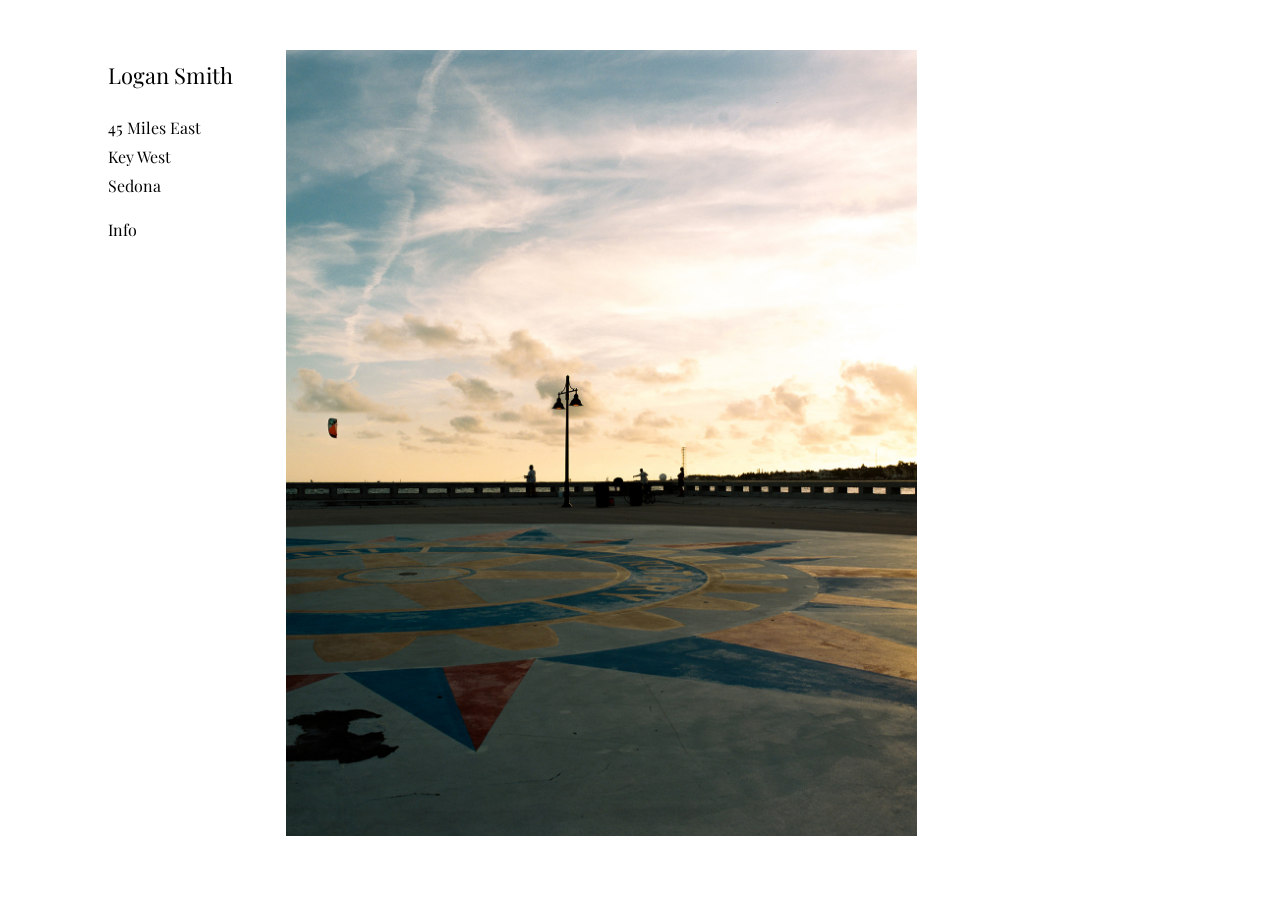
<file: docs/index.html>
<!DOCTYPE html>
<html lang="en">
<head>
	<meta charset="UTF-8">
	<meta name="viewport" content="width=device-width, initial-scale=1.0">
	<link rel="stylesheet" href="style.css">
	<link rel="stylesheet" href="https://fonts.googleapis.com/css2?family=Lora&family=Playfair+Display:ital,wght@1,500&display=swap">
	<link rel="shortcut icon" href="[data-uri]">
	<title>Logan Smith</title>
</head>
<body>
	<div class="navigation">
		<div class="navigation" style="font-family: 'Playfair Display', serif;">
		<h2><a href="index.html">Logan Smith</a></h2>
		<p>
			<a href="hometown.html">45 Miles East</a>
			<br>
			<a href="panache.html">Key West</a>
			<br>
			<a href="sedona.html">Sedona</a>
		</p>
		<p>
			<a href="info.html">Info</a>
		</p>
		</div>
	</div>
	<div class="main">
		<div class="content">
		<div class="content" style="font-family: 'Lora', serif;">
			<p>
	<img src="images/index.jpg" alt="Index">
</p>
			</div>
		</div>
	</div>
</body>
</html>
</file>
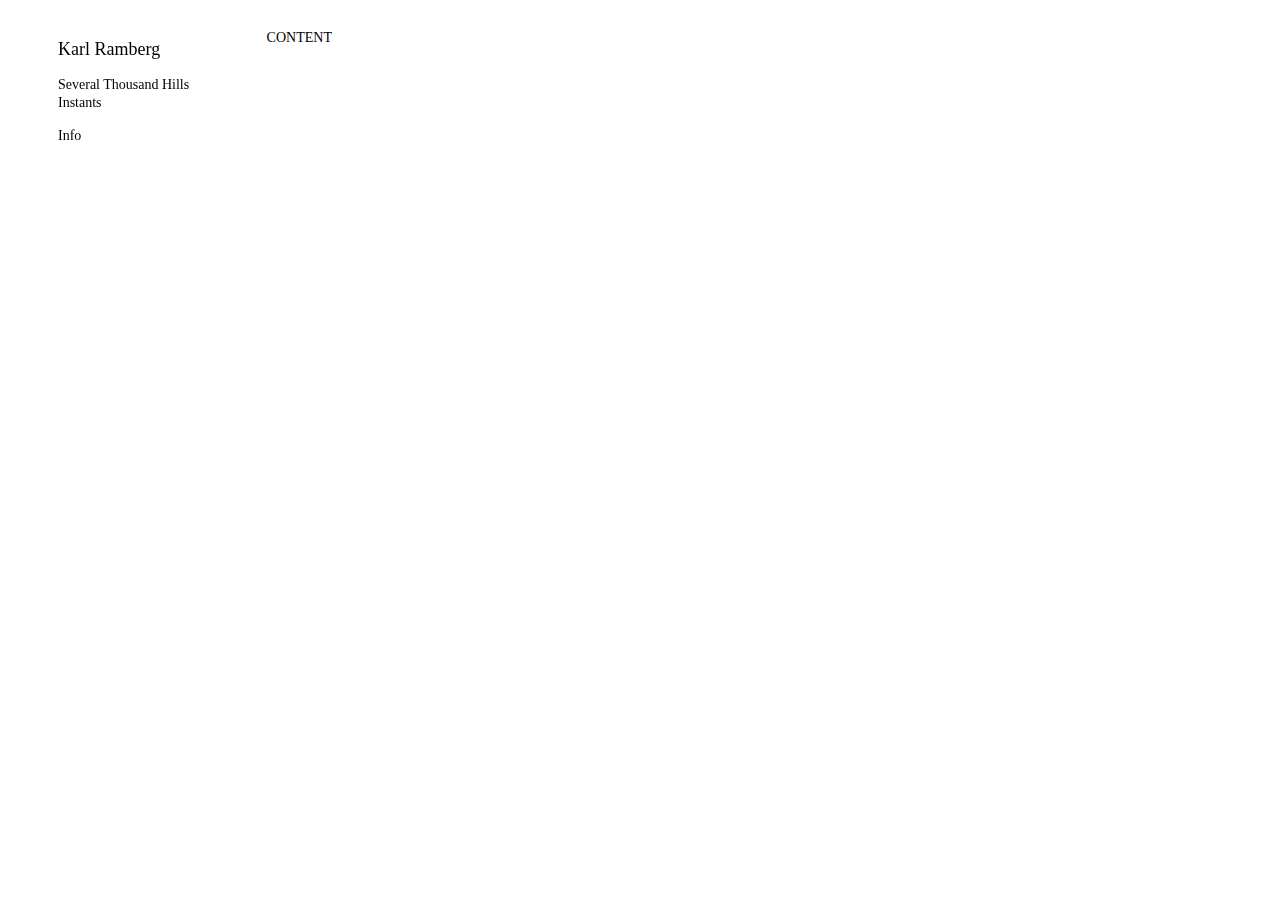
<file: template.html>
<!DOCTYPE html>
<html lang="en">
<head>
	<meta charset="UTF-8">
	<meta name="viewport" content="width=device-width, initial-scale=1.0">
	<link rel="stylesheet" href="style.css">
	<link rel="shortcut icon" href="[data-uri]">
	<title>Karl Ramberg</title>
</head>
<body>
	<div class="navigation">
		<h2><a href="index.html">Karl Ramberg</a></h2>
		<p>
			<a href="several_thousand_hills.html">Several Thousand Hills</a>
			<br>
			<a href="instants.html">Instants</a>
		</p>
		<p>
			<a href="info.html">Info</a>
		</p>
	</div>
	<div class="main">
		<div class="content">
			CONTENT
		</div>
	</div>
</body>
</html>
</file>
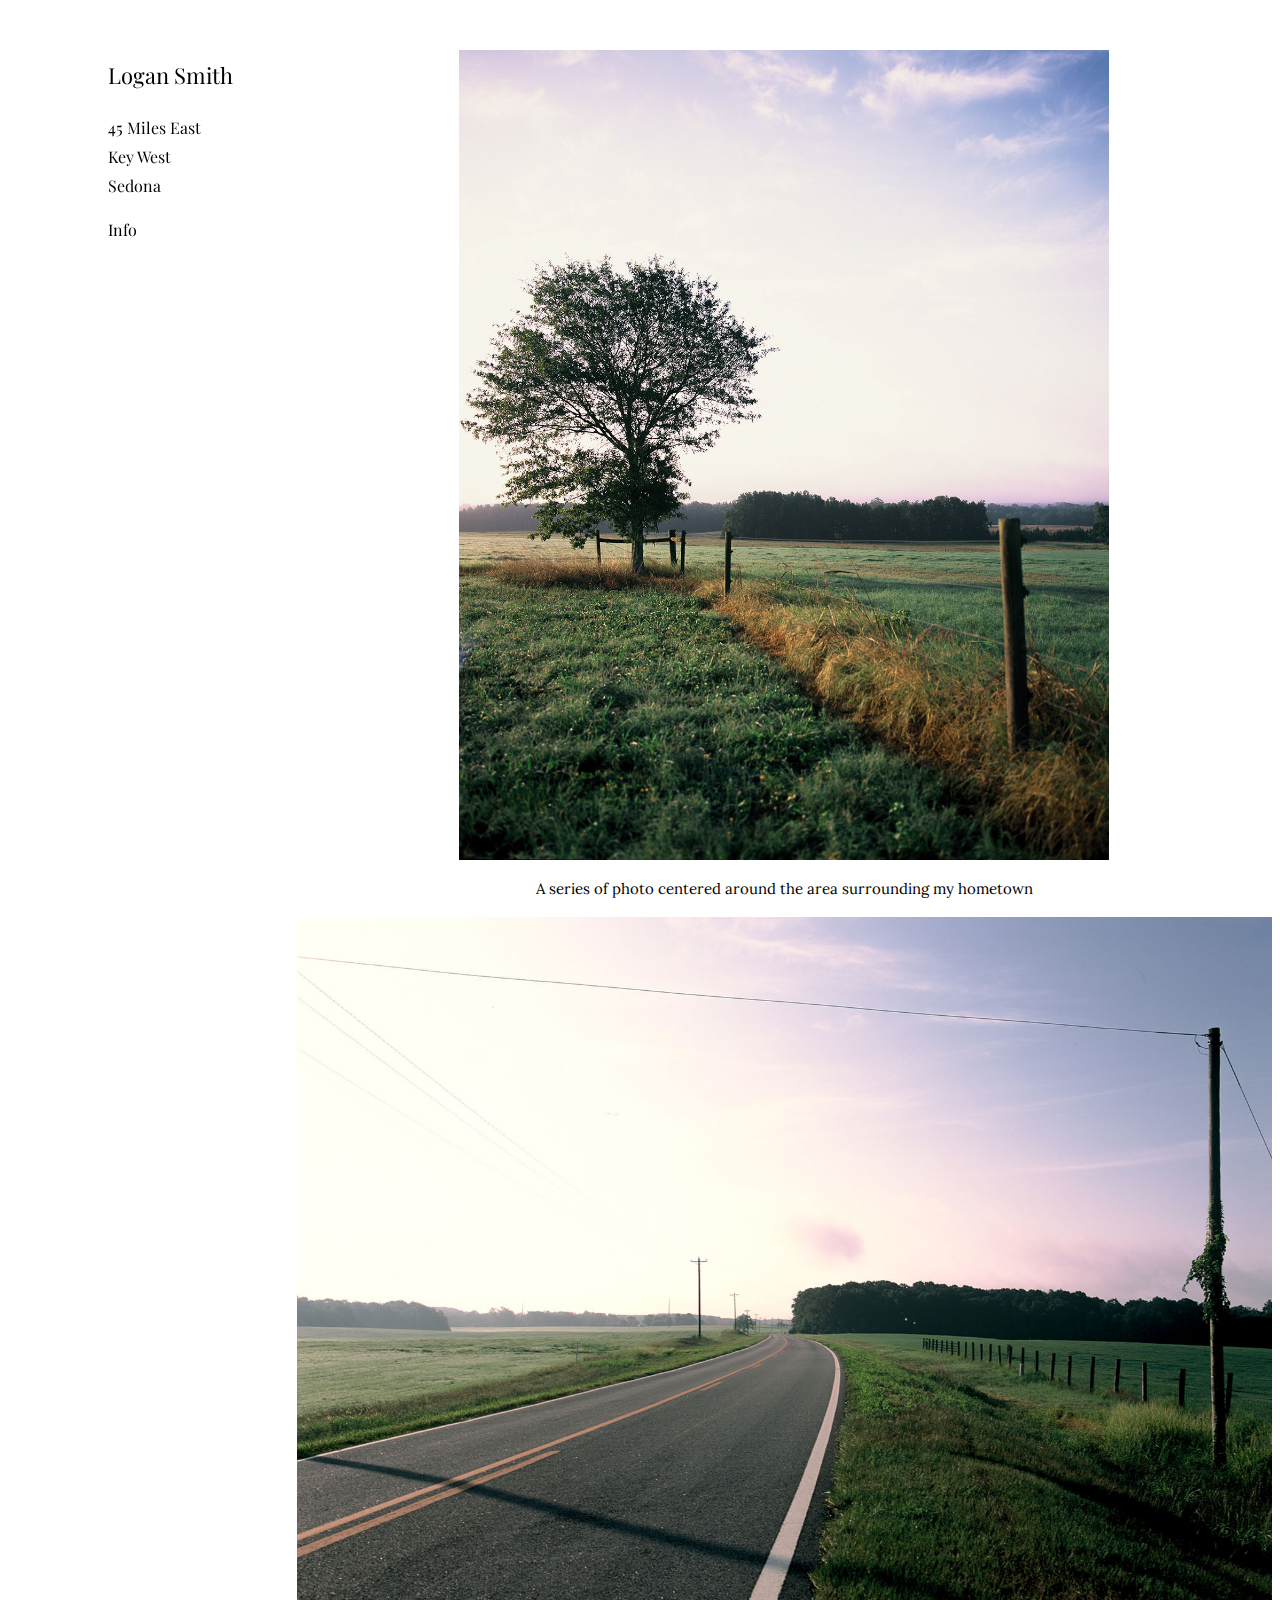
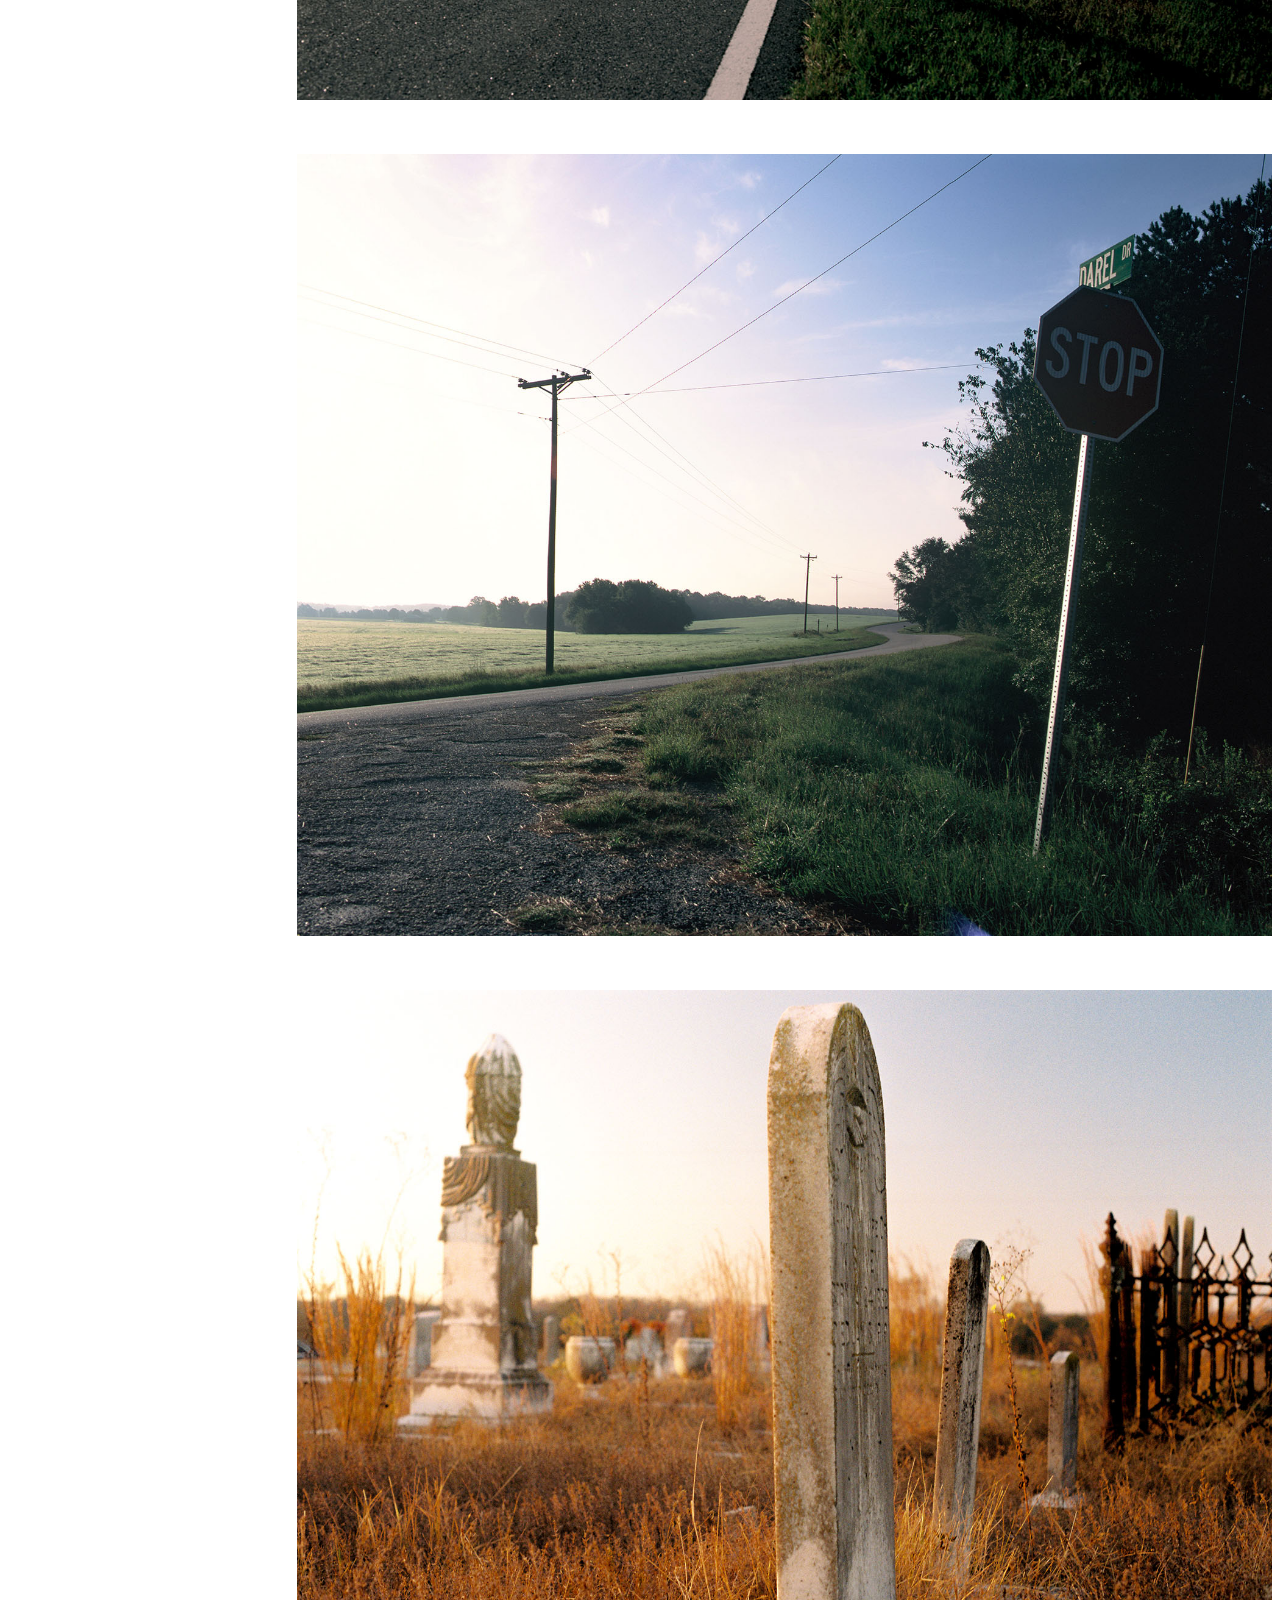
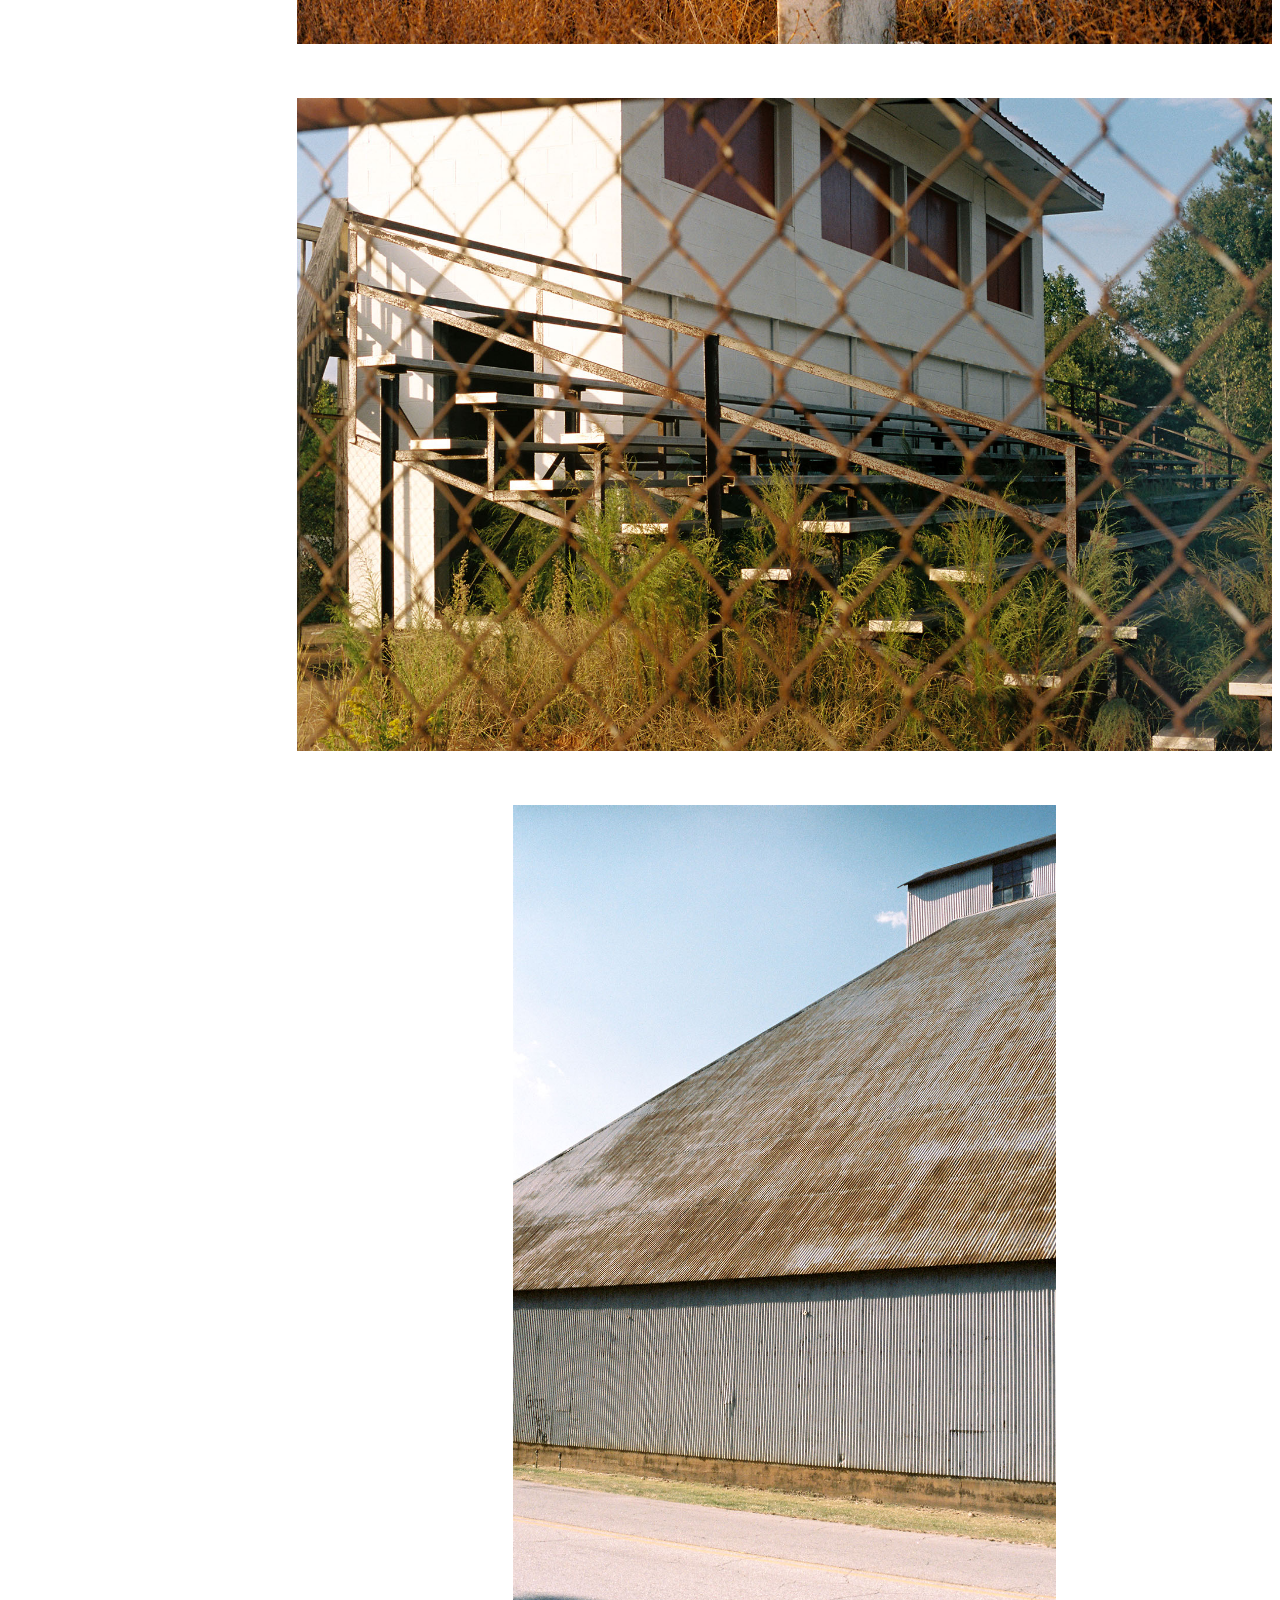
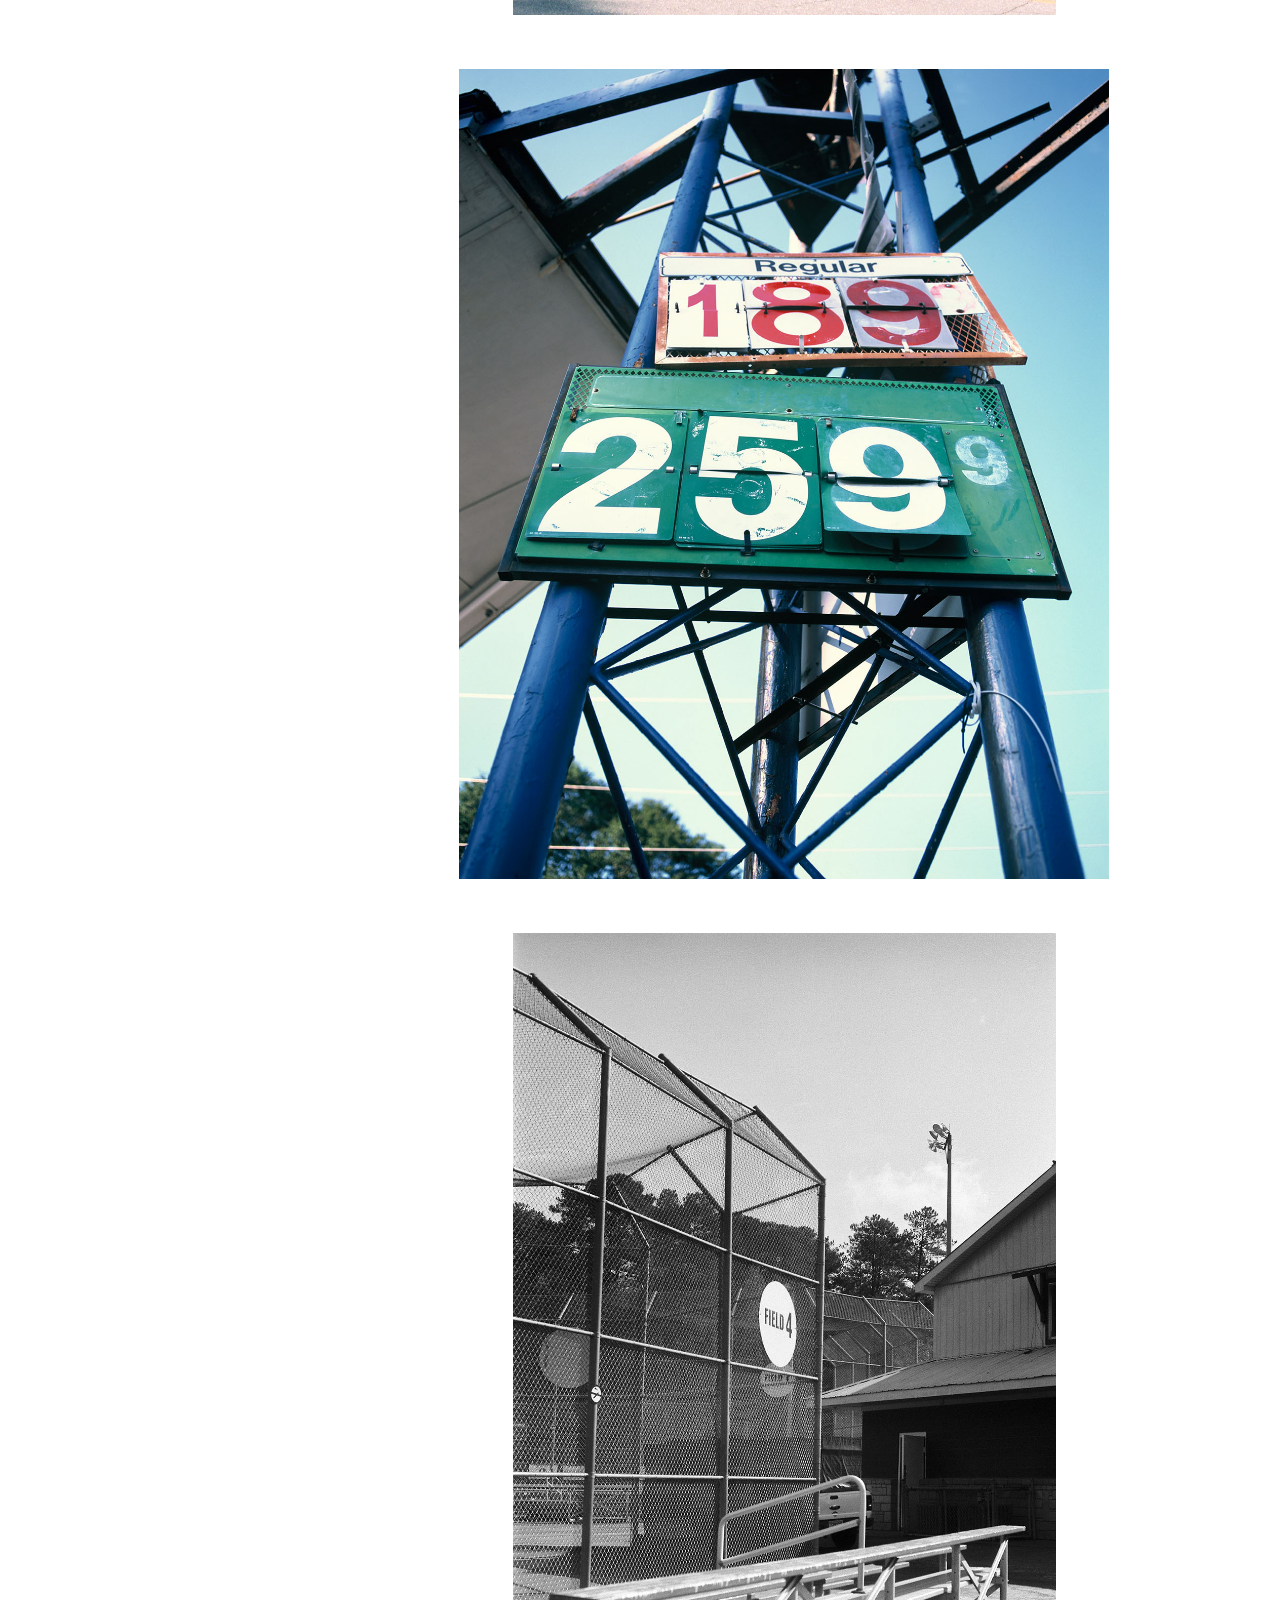
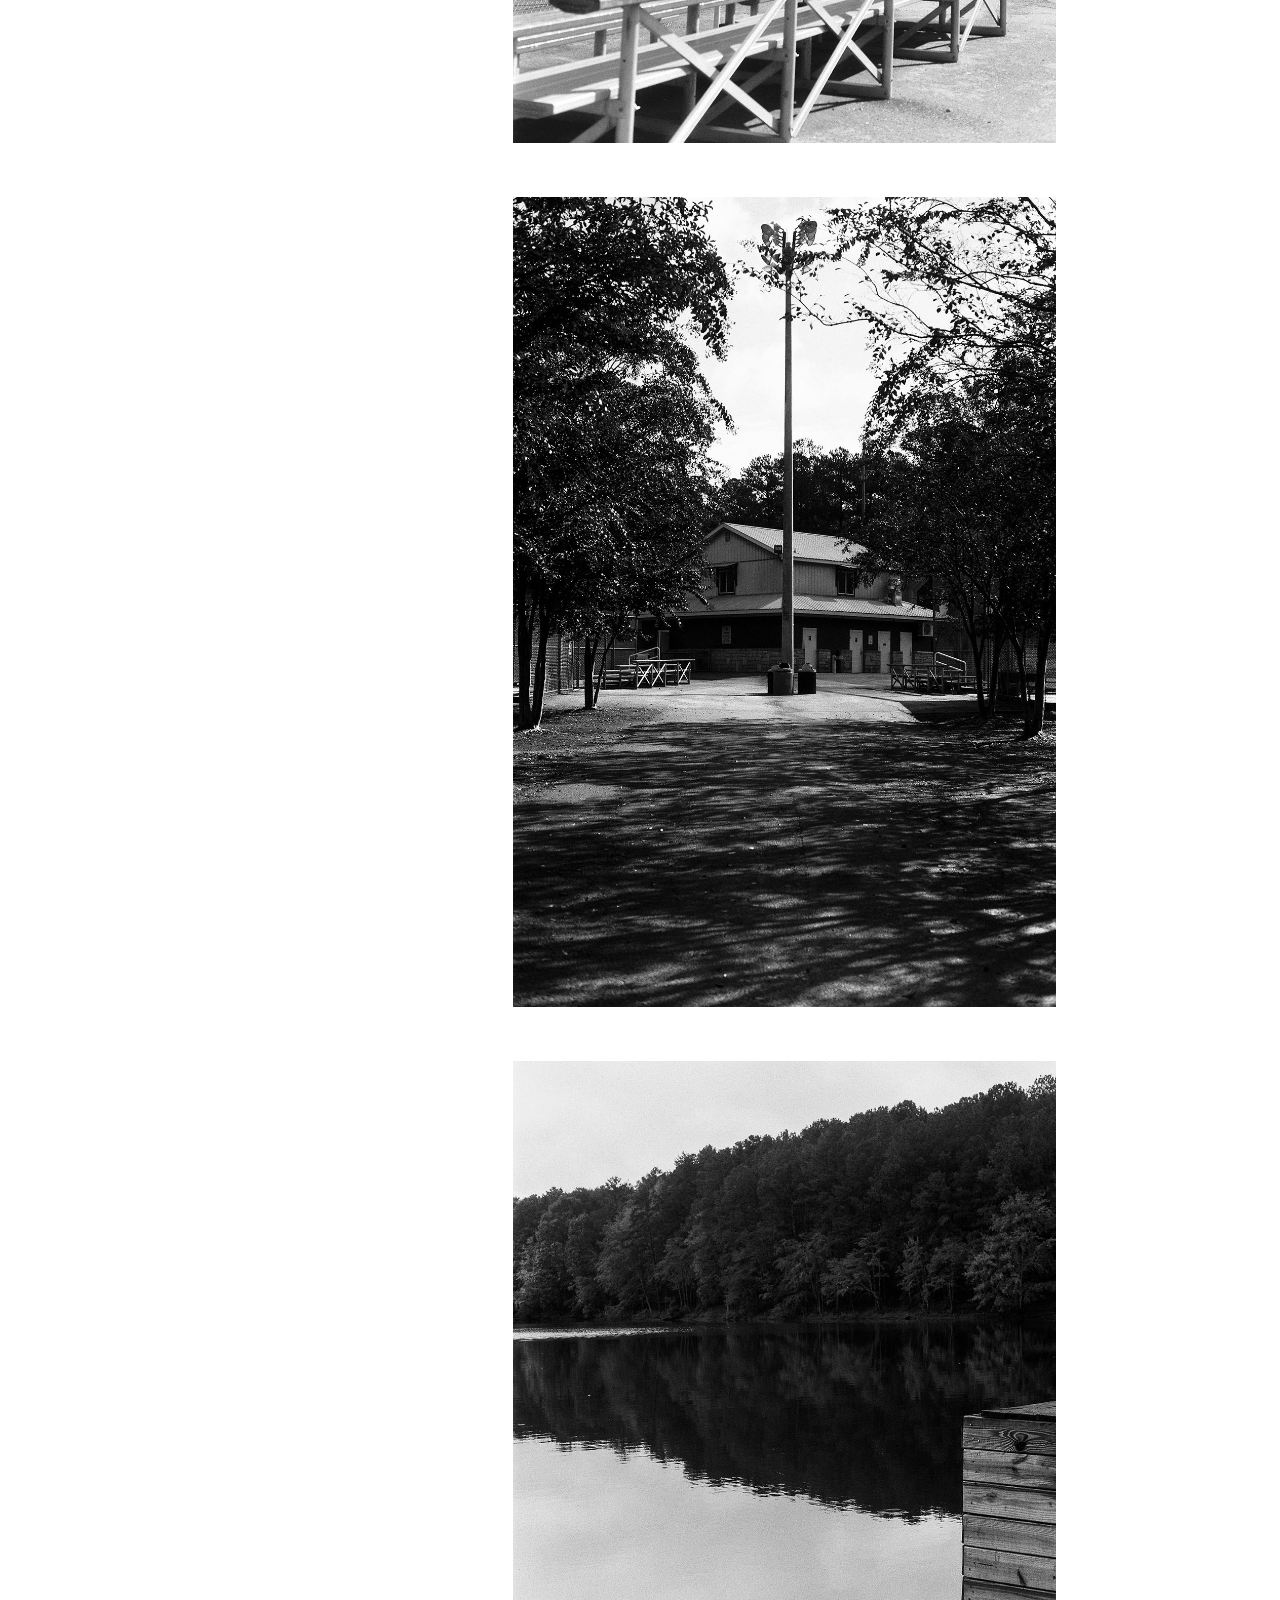
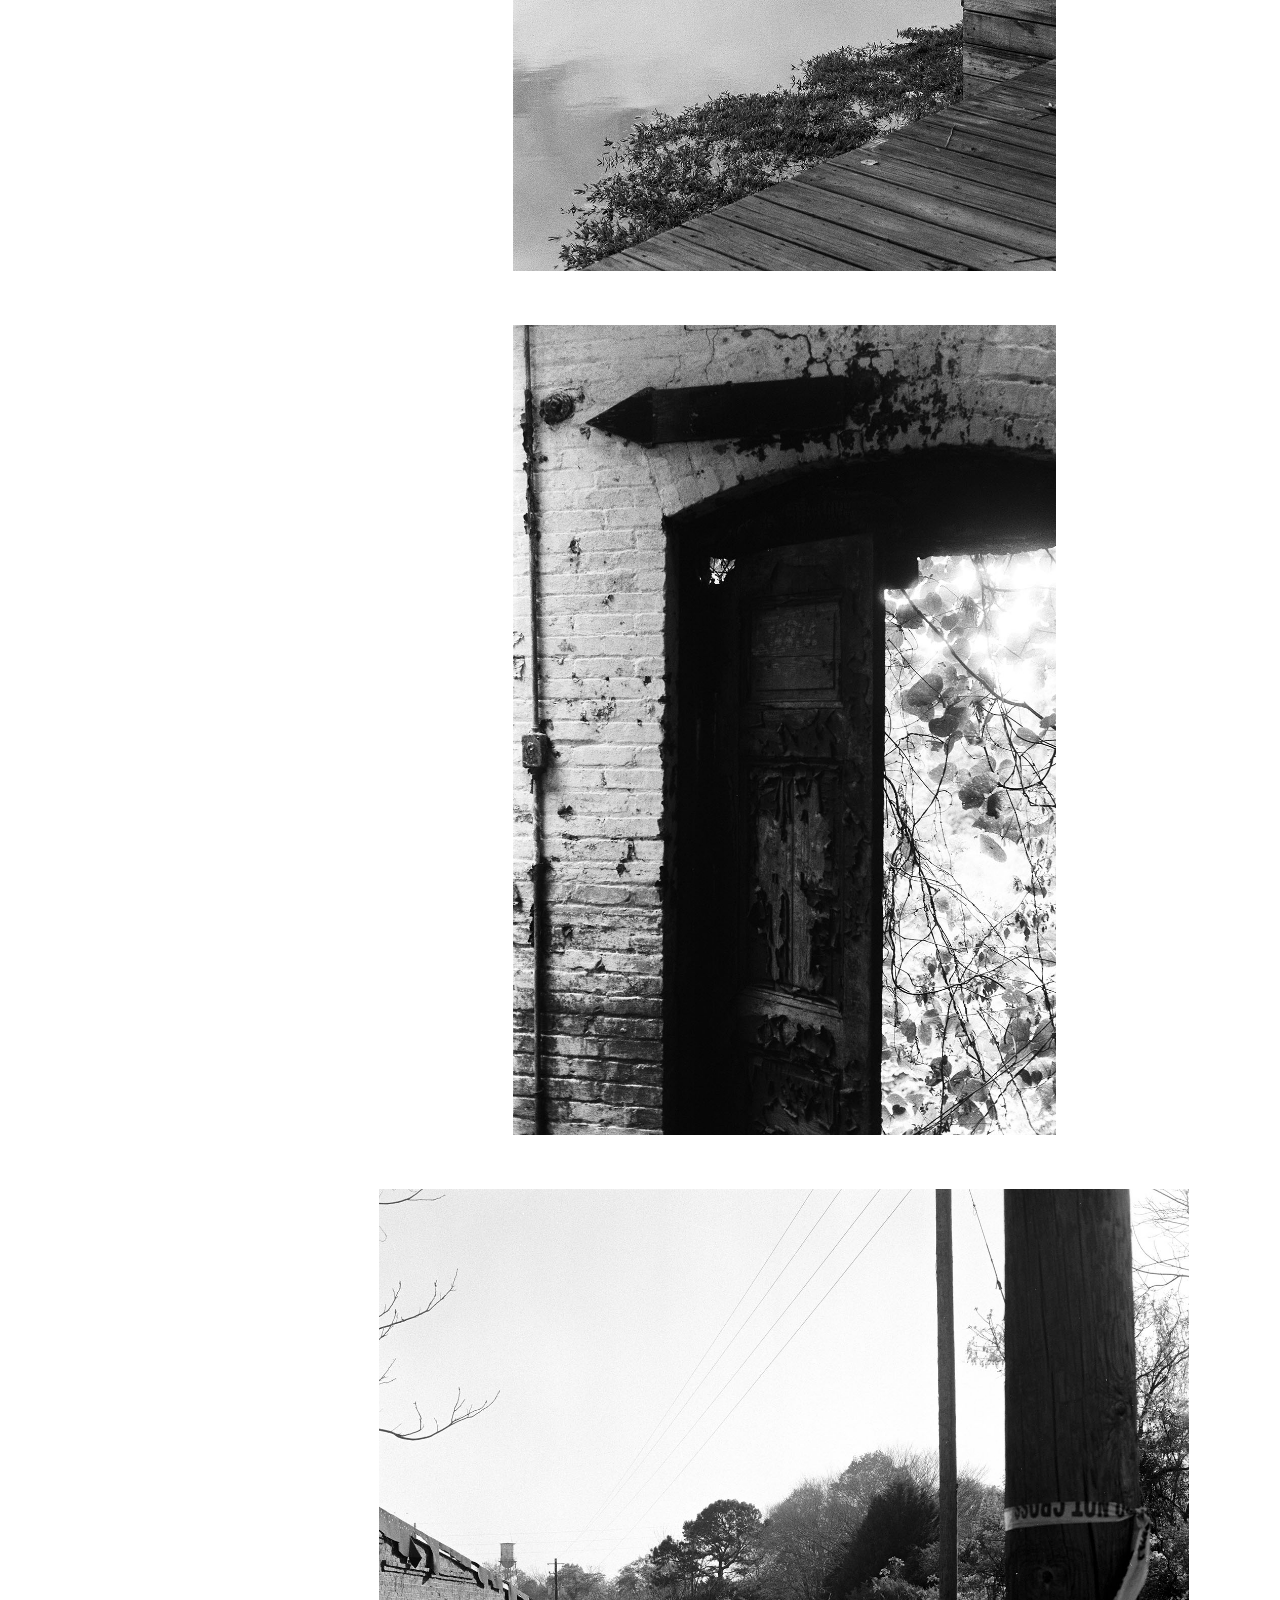
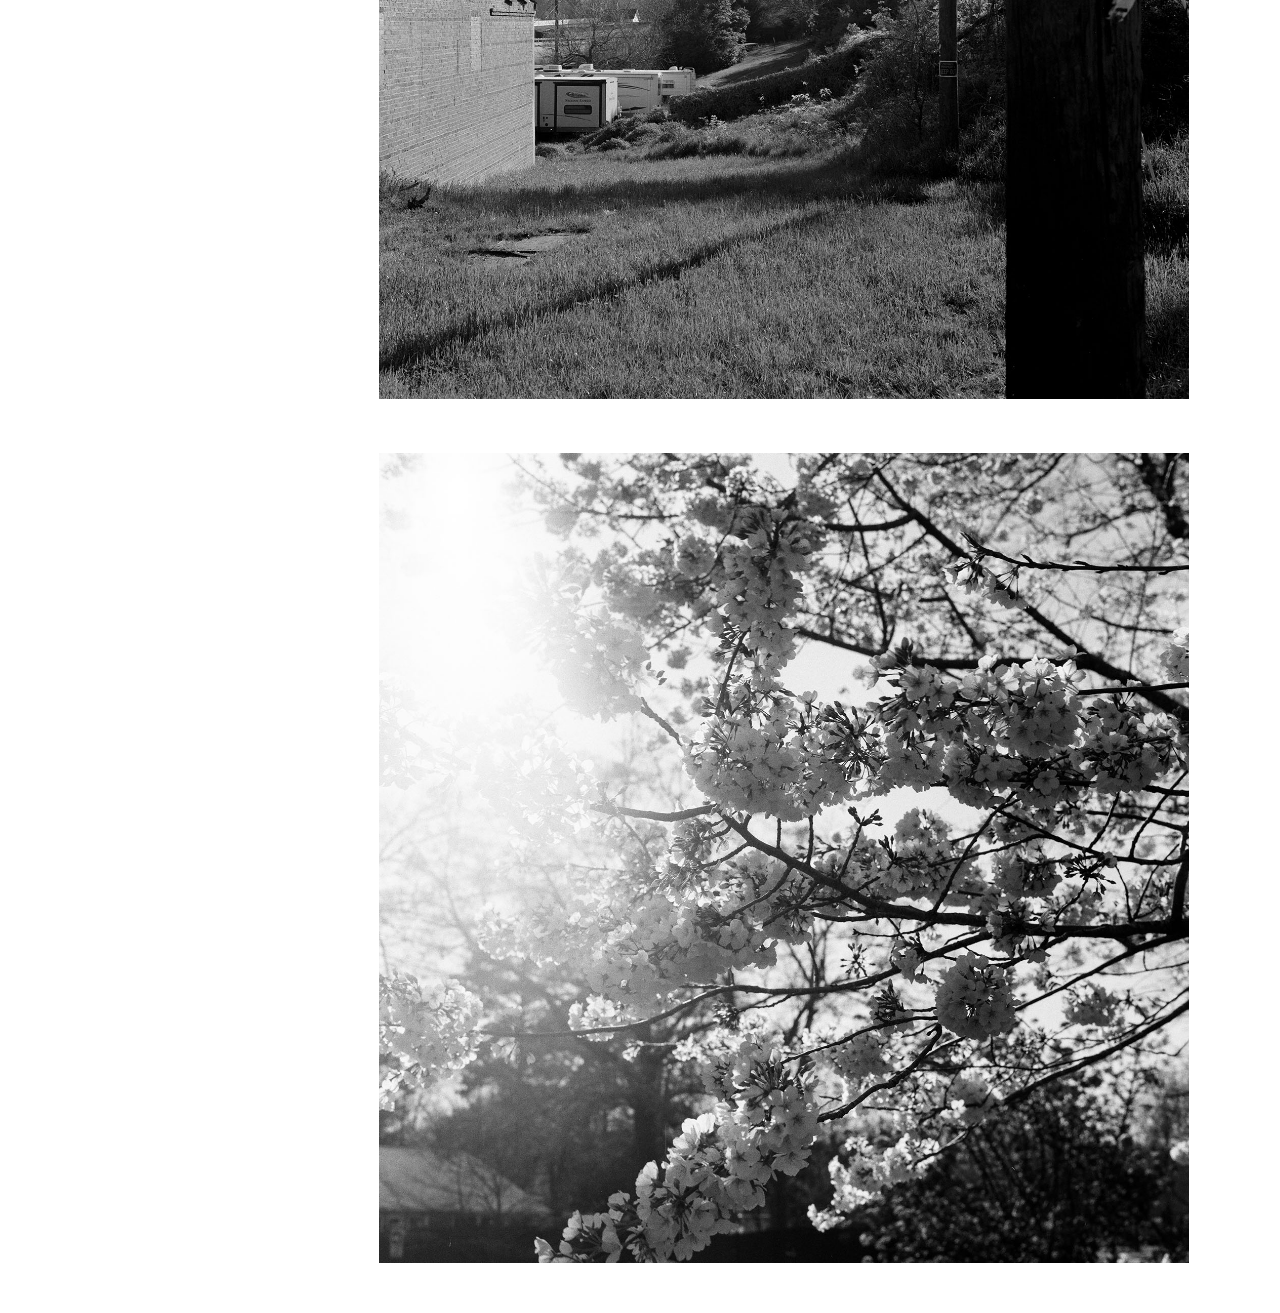
<file: docs/hometown.html>
<!DOCTYPE html>
<html lang="en">
<head>
	<meta charset="UTF-8">
	<meta name="viewport" content="width=device-width, initial-scale=1.0">
	<link rel="stylesheet" href="style.css">
	<link rel="stylesheet" href="https://fonts.googleapis.com/css2?family=Lora&family=Playfair+Display:ital,wght@1,500&display=swap">
	<link rel="shortcut icon" href="[data-uri]">
	<title>Logan Smith</title>
</head>
<body>
	<div class="navigation">
	<div class="navigation" style="font-family: 'Playfair Display', serif;">
		<h2><a href="index.html">Logan Smith</a></h2>
		<p>
			<a href="hometown.html">45 Miles East</a>
			<br>
			<a href="panache.html">Key West</a>
			<br>
			<a href="sedona.html">Sedona</a>
		</p>
		<p>
			<a href="info.html">Info</a>
		</p>
		</div>
	</div>
	<div class="main">
		<div class="content">
		<div class="content" style="font-family: 'Lora', serif; font-size:15px;">
			<p>
	<img src="images/social_circle/social_circle_01.jpg" alt="A Small Social Circle 01">
</p>

<p>
	<center>A series of photo centered around the area surrounding my hometown</center>
</p>

<p>
	<img src="images/social_circle/social_circle_02.jpg" alt="A Small Social Circle 02"><br><br>
	<img src="images/social_circle/social_circle_03.jpg" alt="A Small Social Circle 03"><br><br>
	<img src="images/social_circle/social_circle_04.jpg" alt="A Small Social Circle 04"><br><br>
	<img src="images/social_circle/social_circle_05.jpg" alt="A Small Social Circle 05"><br><br>
	<img src="images/social_circle/social_circle_06.jpg" alt="A Small Social Circle 06"><br><br>
	<img src="images/social_circle/social_circle_07.jpg" alt="A Small Social Circle 07"><br><br>
	<img src="images/social_circle/social_circle_08.jpg" alt="A Small Social Circle 08"><br><br>
	<img src="images/social_circle/social_circle_09.jpg" alt="A Small Social Circle 09"><br><br>
	<img src="images/social_circle/social_circle_10.jpg" alt="A Small Social Circle 10"><br><br>
	<img src="images/social_circle/social_circle_11.jpg" alt="A Small Social Circle 11"><br><br>
	<img src="images/social_circle/social_circle_12.jpg" alt="A Small Social Circle 12"><br><br>
	<img src="images/social_circle/social_circle_13.jpg" alt="A Small Social Circle 13"><br>
</p>
			</div>
		</div>
	</div>
</body>
</html>
</file>
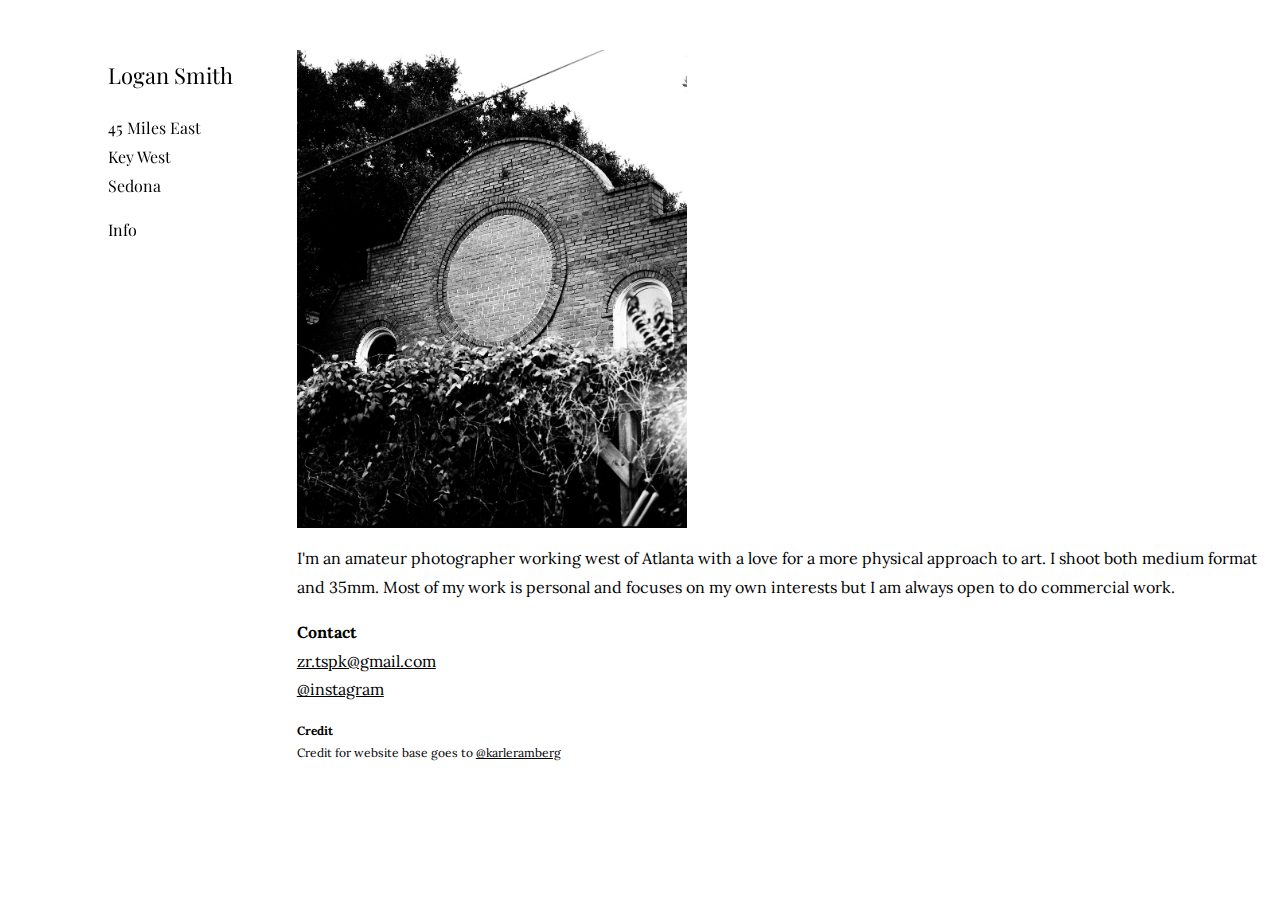
<file: docs/info.html>
<!DOCTYPE html>
<html lang="en">
<head>
	<meta charset="UTF-8">
	<meta name="viewport" content="width=device-width, initial-scale=1.0">
	<link rel="stylesheet" href="style.css">
	<link rel="stylesheet" href="https://fonts.googleapis.com/css2?family=Lora&family=Playfair+Display:ital,wght@1,500&display=swap">
	<link rel="shortcut icon" href="[data-uri]">
	<title>Logan Smith</title>
</head>
<body>
	<div class="navigation">
		<div class="navigation" style="font-family: 'Playfair Display', serif;">
		<h2><a href="index.html">Logan Smith</a></h2>
		<p>
			<a href="hometown.html">45 Miles East</a>
			<br>
			<a href="panache.html">Key West</a>
			<br>
			<a href="sedona.html">Sedona</a>
		</p>
		<p>
			<a href="info.html">Info</a>
		</p>
		</div>
	</div>
	<div class="main">
		<div class="content">
		<div class="content" style="font-family: 'Lora', serif;">
			<p>
	<img src="images/profile.jpg" alt="Profile" style="width: 40%; margin-left: 0%;">
</p>

<p>
	I'm an amateur photographer working west of Atlanta with a love for a more physical approach to art. I shoot both medium format and 35mm. Most of my work is personal and focuses on my own interests but I am always open to do commercial work.
</p>

<p>
	<strong>Contact</strong><br>
	<a href="mailto:zr.tspk@gmail.com">zr.tspk@gmail.com</a><br>
	<a href="https://instagram.com/logan.smmmith">@instagram</a>
</p>

<p style="font-size: 12px;">
	<strong>Credit</strong><br>
	Credit for website base goes to <a href="https://instagram.com/karleramberg">@karleramberg</a>
</p>

			</div>
		</div>
	</div>
</body>
</html>
</file>
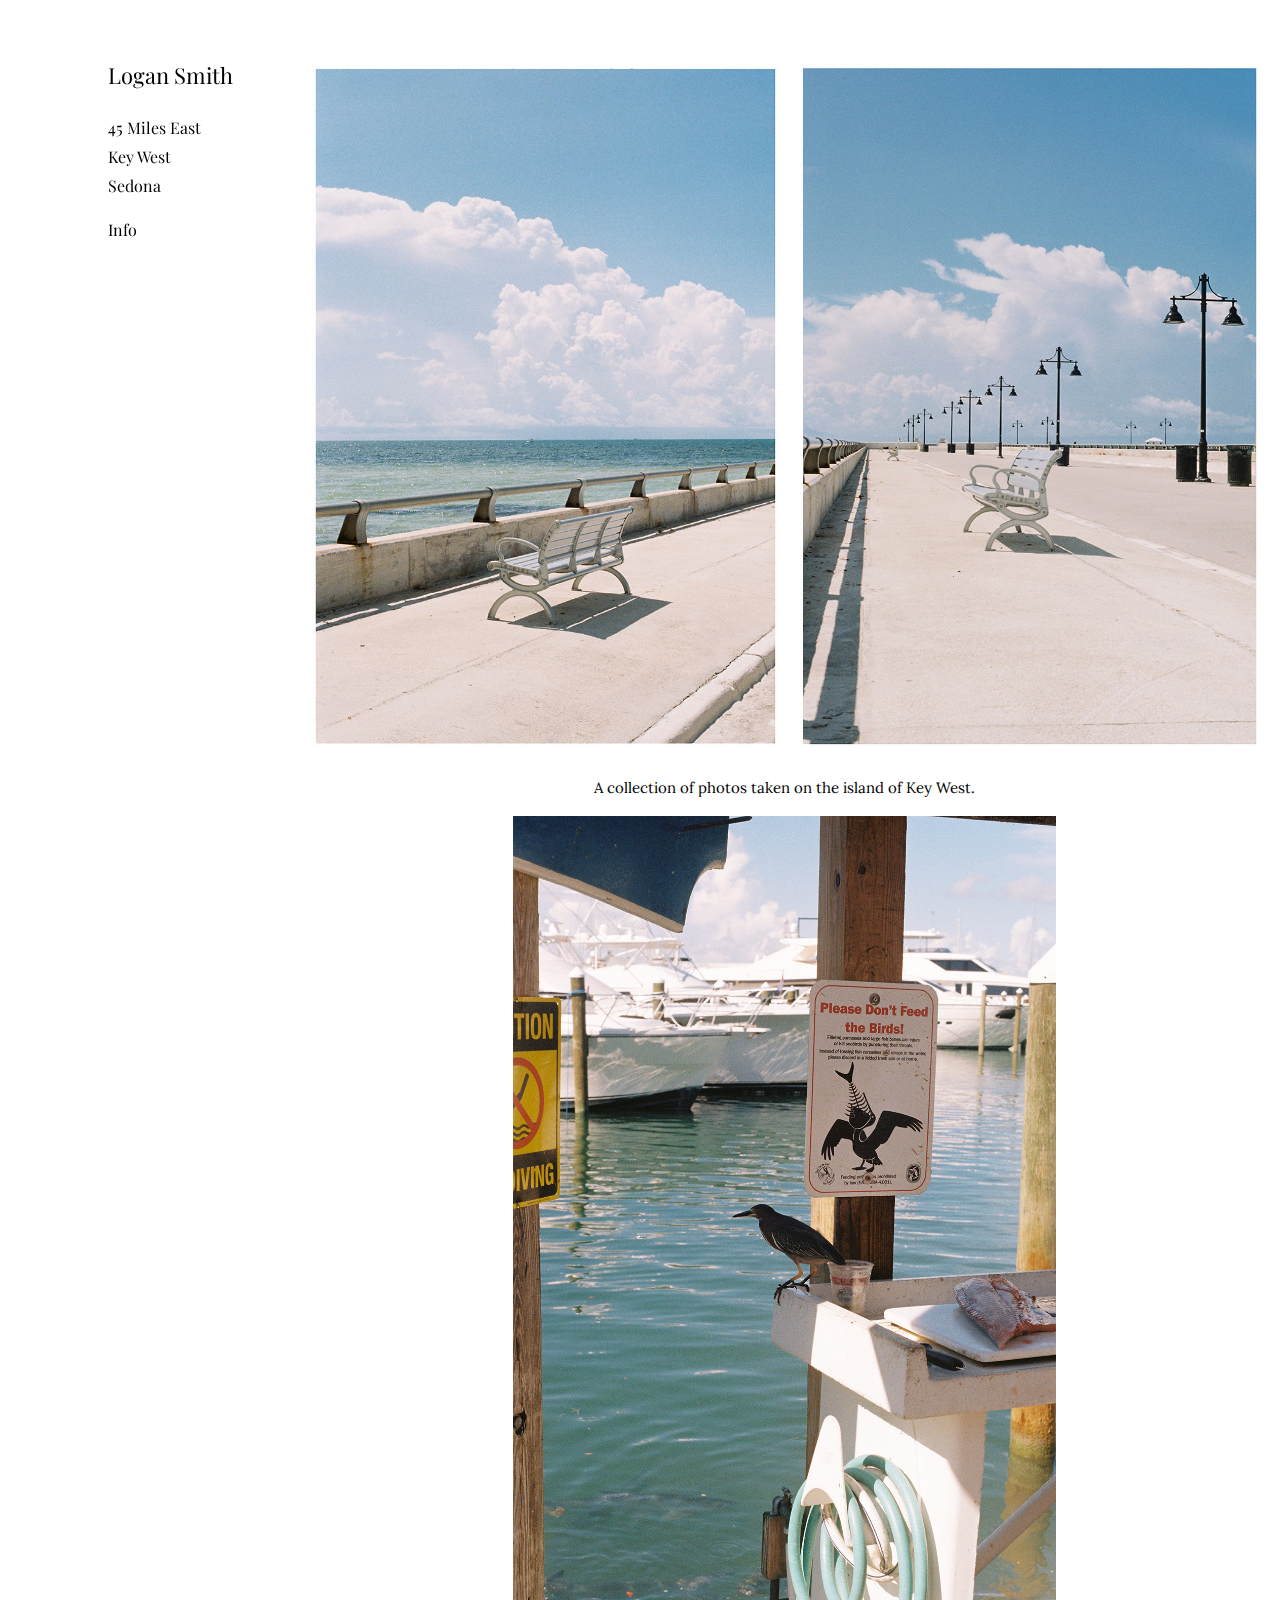
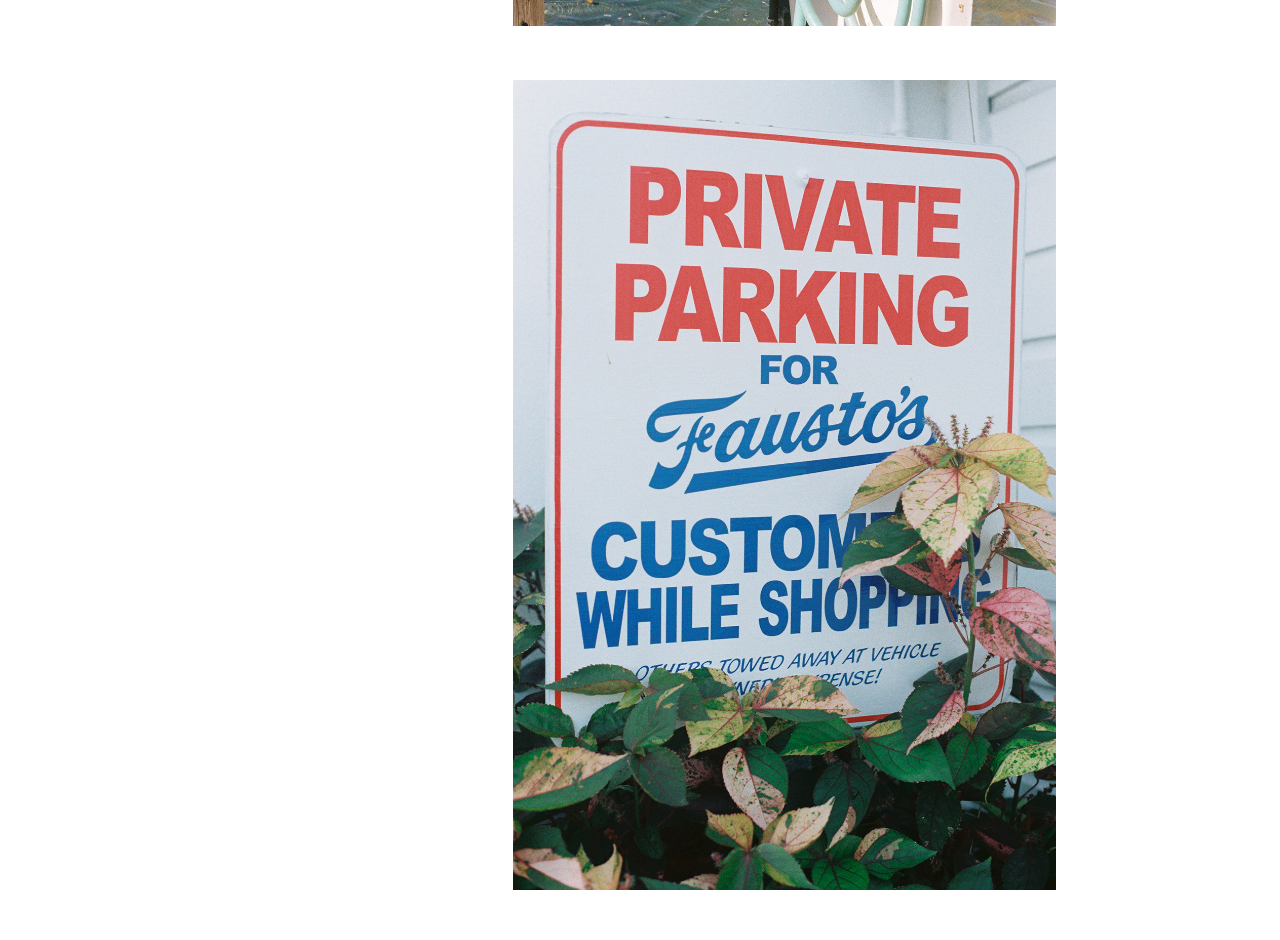
<file: docs/panache.html>
<!DOCTYPE html>
<html lang="en">
<head>
	<meta charset="UTF-8">
	<meta name="viewport" content="width=device-width, initial-scale=1.0">
	<link rel="stylesheet" href="style.css">
	<link rel="stylesheet" href="https://fonts.googleapis.com/css2?family=Lora&family=Playfair+Display:ital,wght@1,500&display=swap">
	<link rel="shortcut icon" href="[data-uri]">
	<title>Logan Smith</title>
</head>
<body>
	<div class="navigation">
		<div class="navigation" style="font-family: 'Playfair Display', serif;">
		<h2><a href="index.html">Logan Smith</a></h2>
		<p>
			<a href="hometown.html">45 Miles East</a>
			<br>
			<a href="panache.html">Key West</a>
			<br>
			<a href="sedona.html">Sedona</a>
		</p>
		<p>
			<a href="info.html">Info</a>
		</p>
		</div>
	</div>
	<div class="main">
		<div class="content">
		<div class="content" style="font-family: 'Lora', serif; font-size:15px;">
<p>
	<img src="images/panache/panache_01.jpg" alt="Panache 01">
</p>
			
<p>
	<center>A collection of photos taken on the island of Key West.<center>
</p>

<p>
	<img src="images/panache/panache_02.jpg" alt="Panache 02"><br><br>
	<img src="images/panache/panache_03.jpg" alt="Panache 03"><br>
</p>
			</div>
		</div>
	</div>
</body>
</html>
</file>
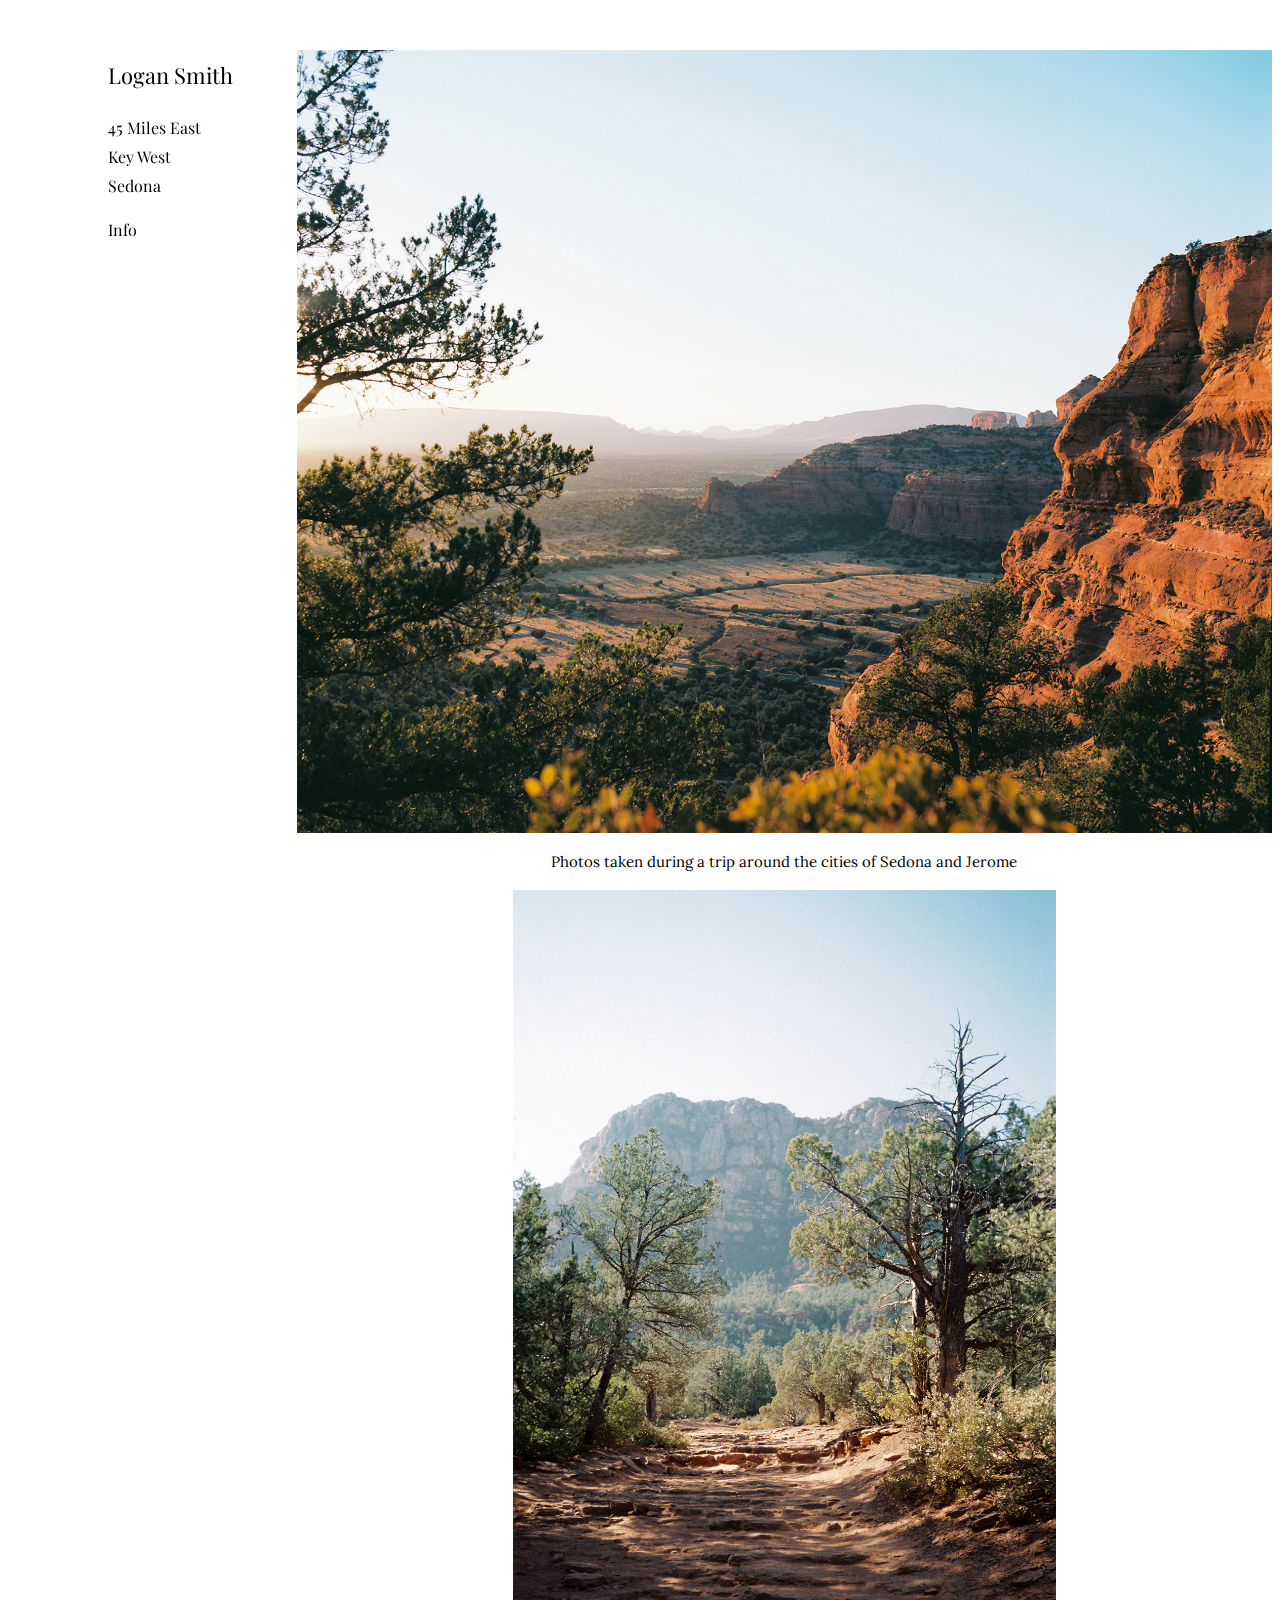
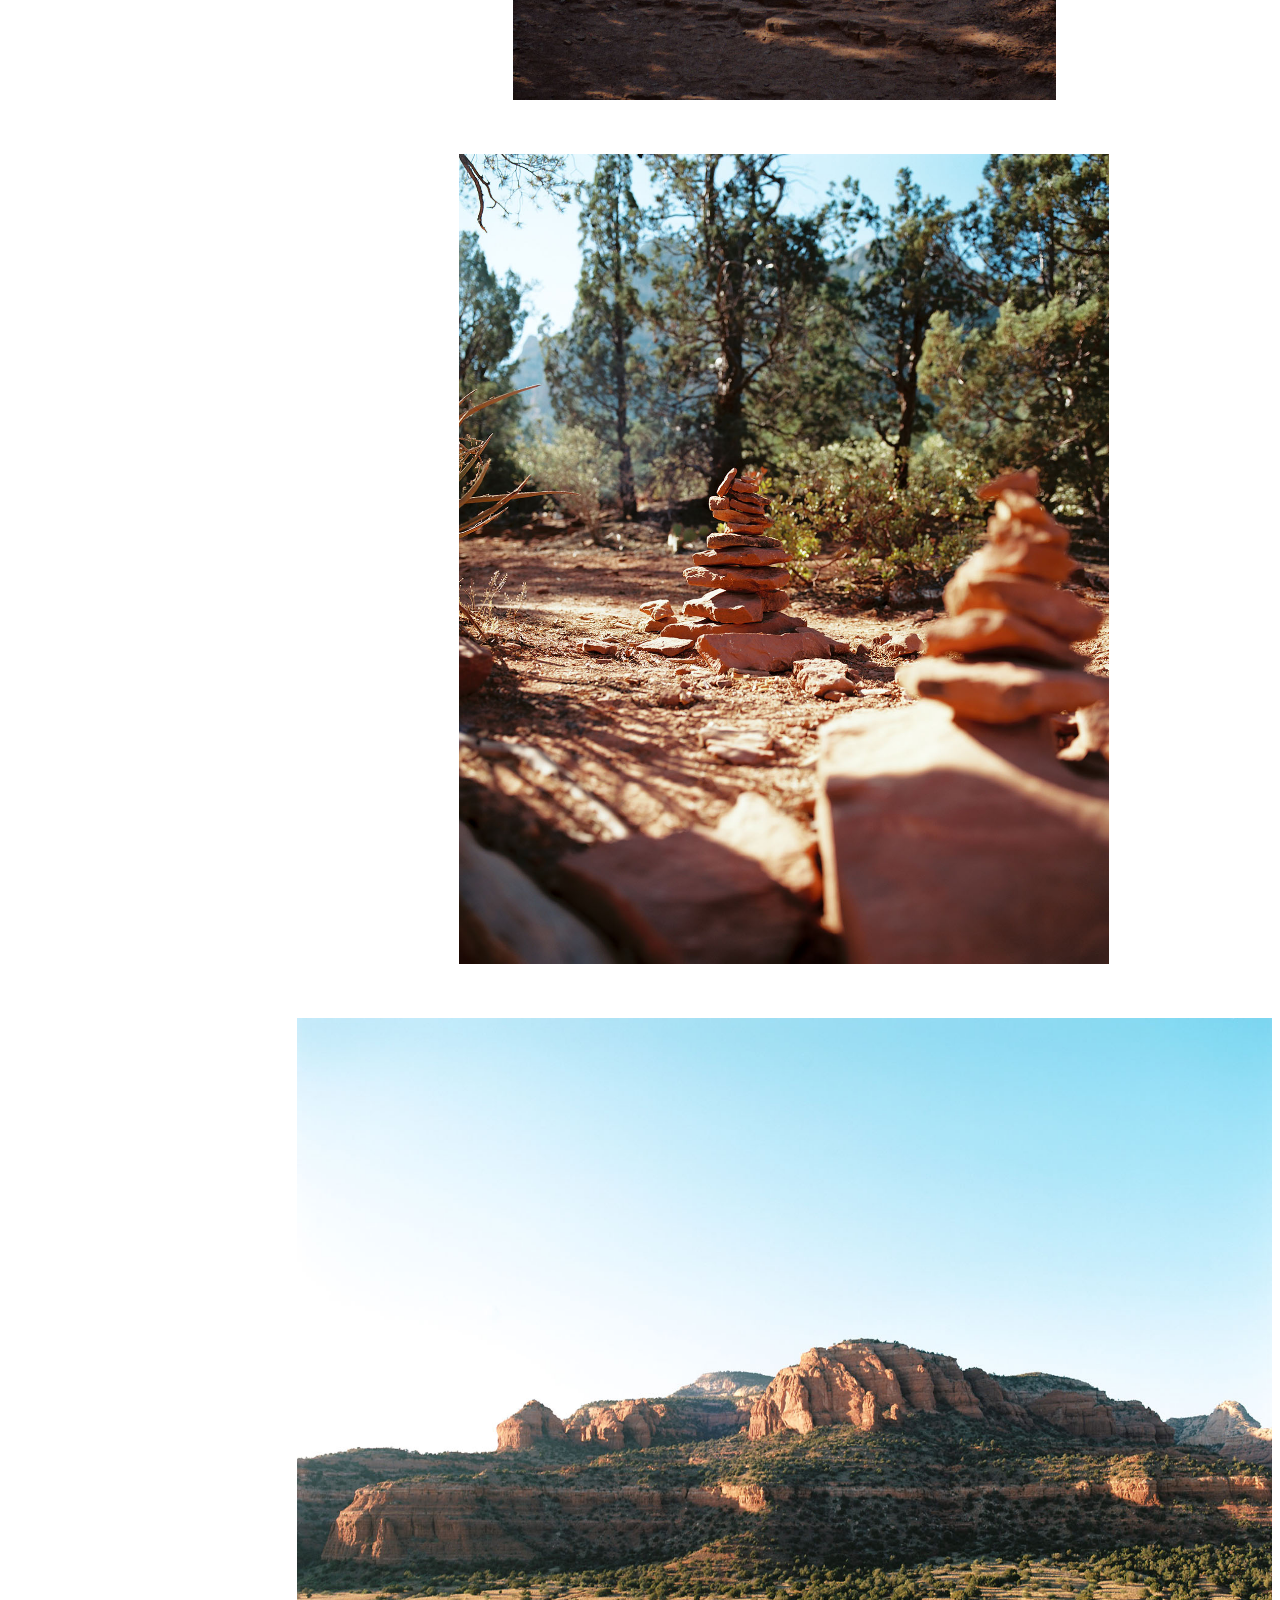
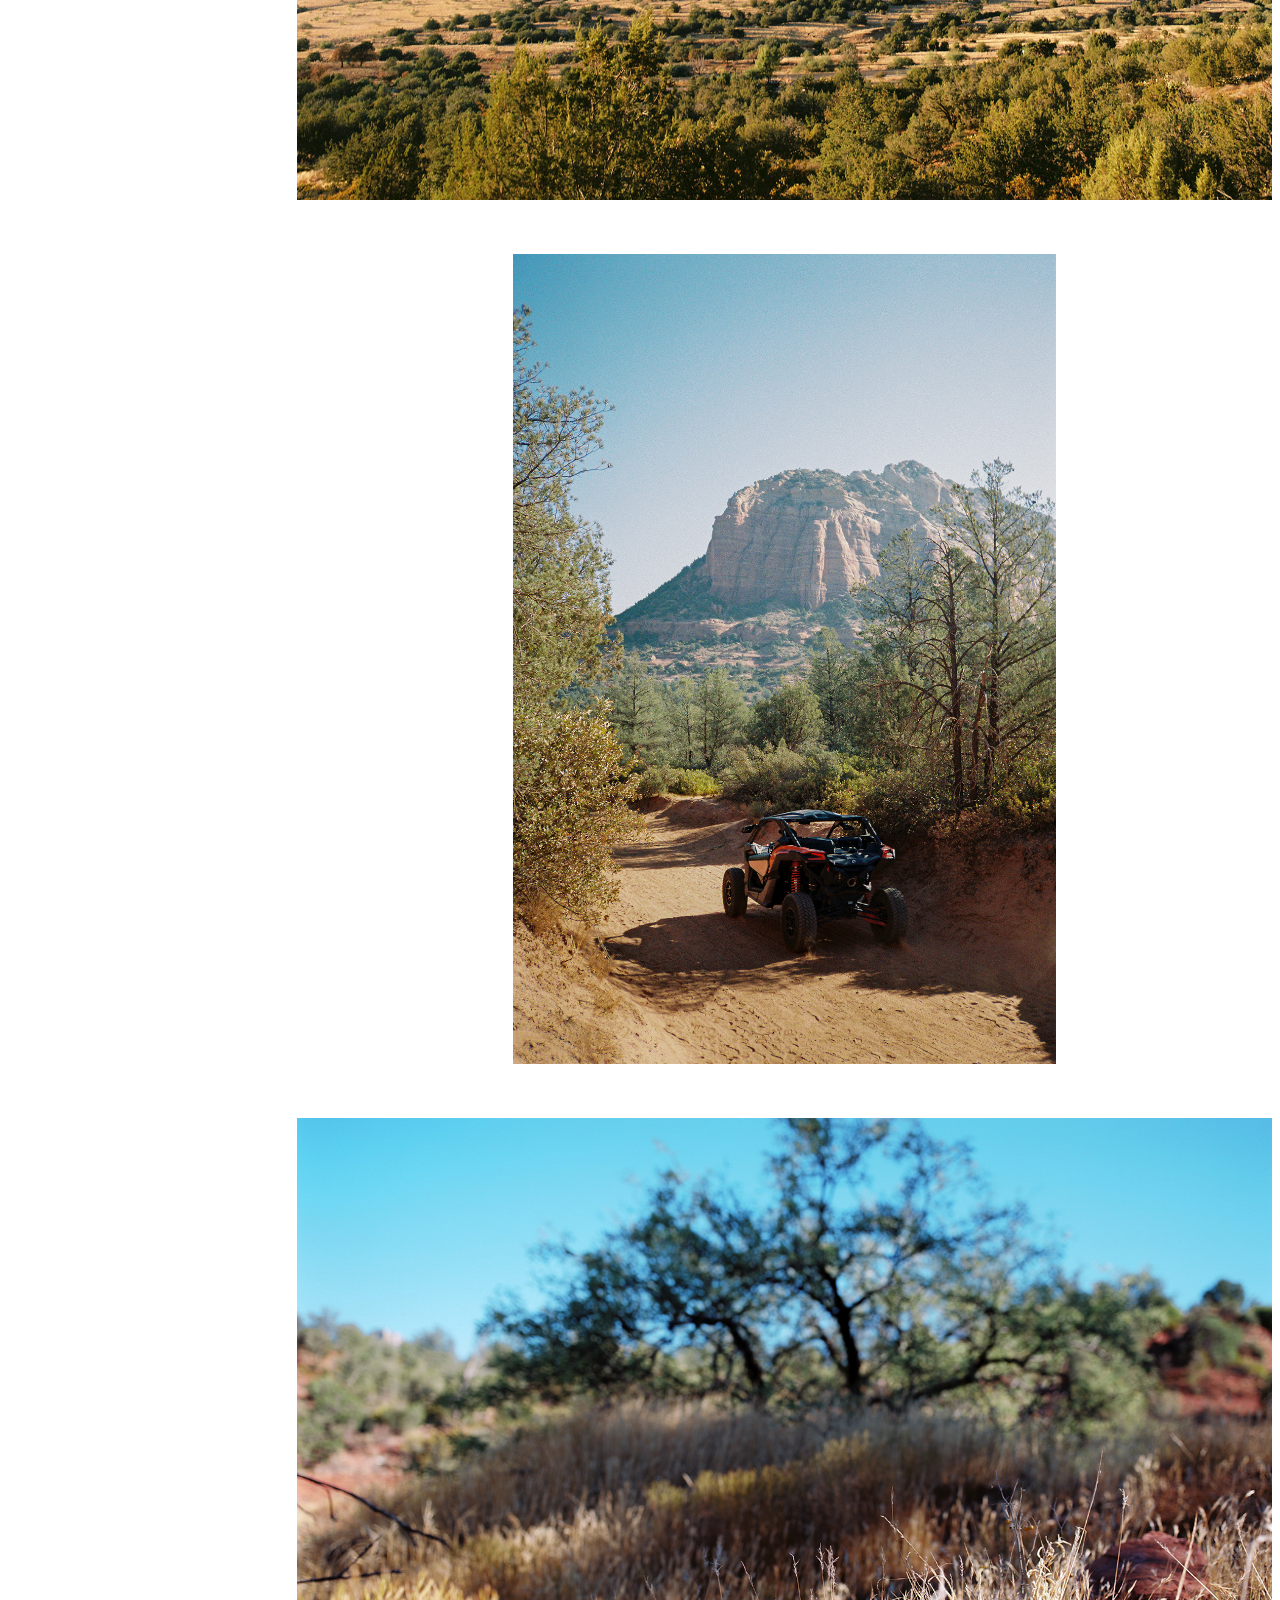
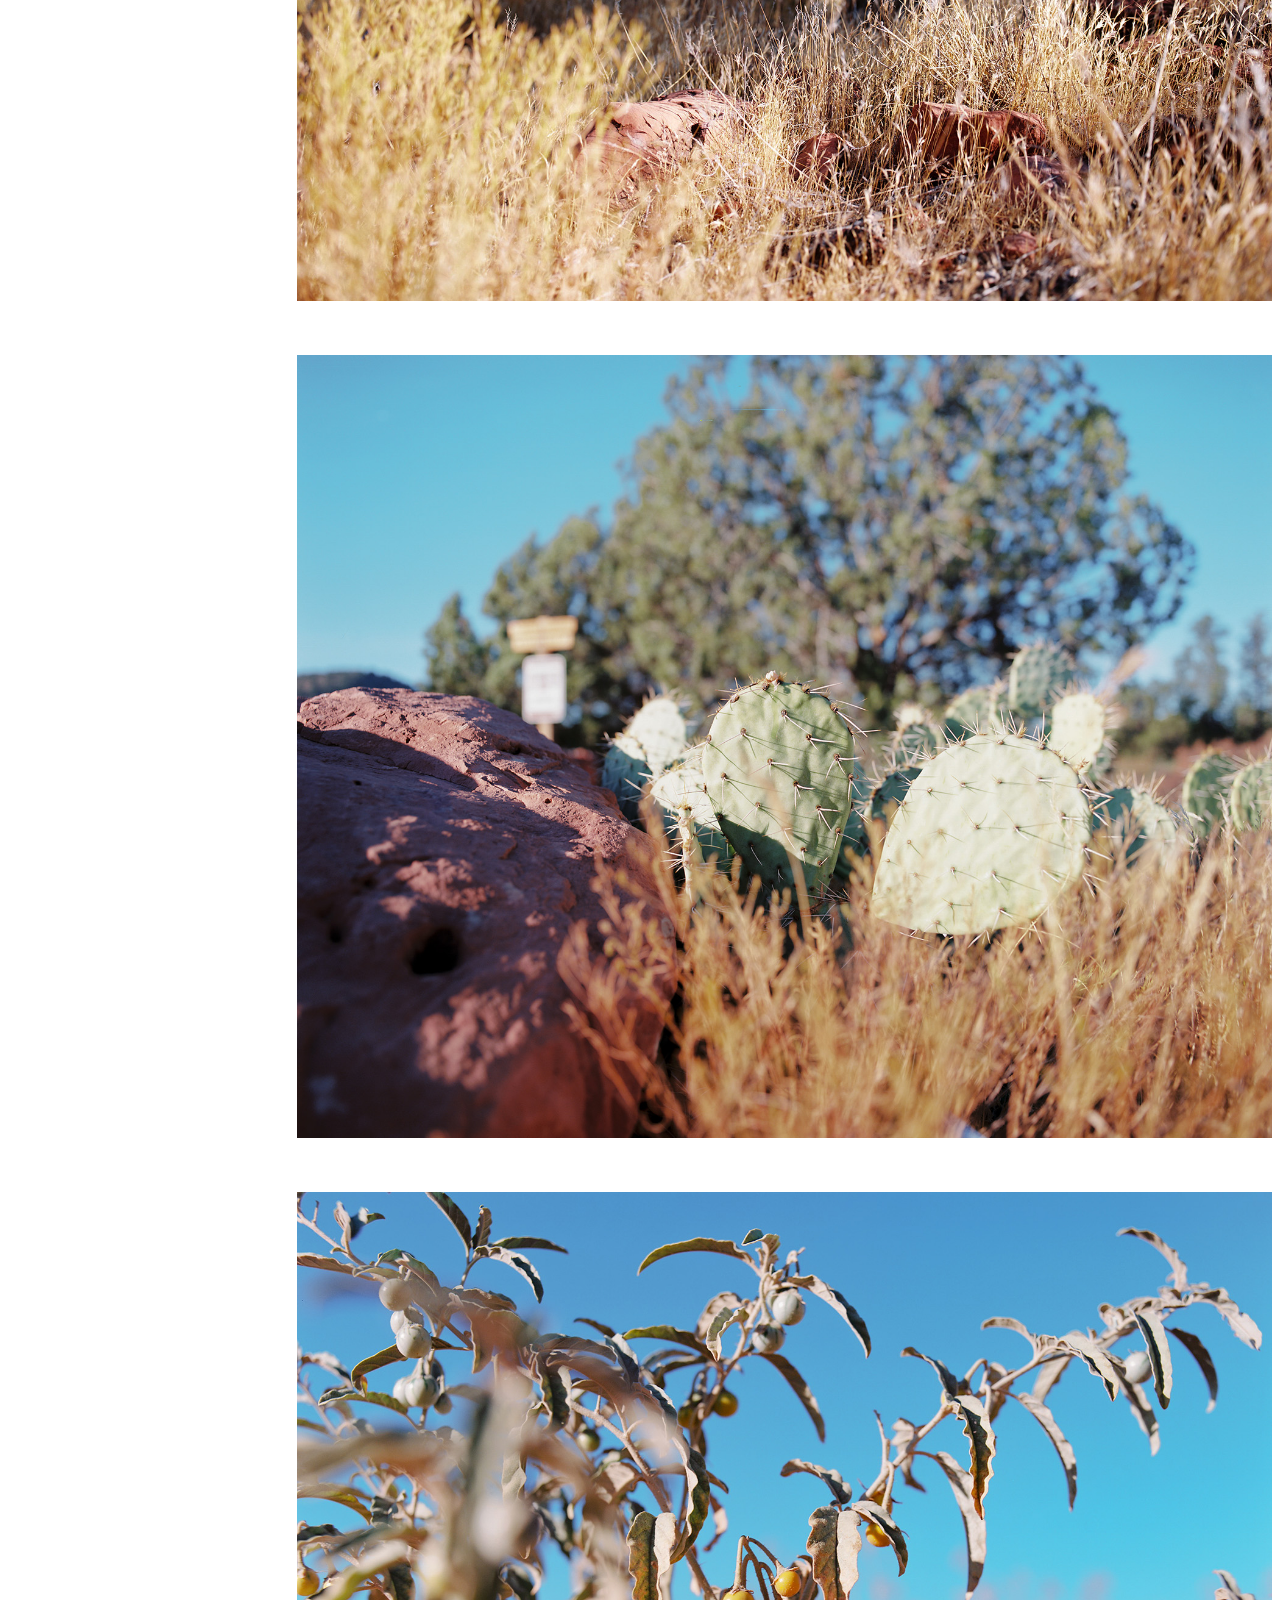
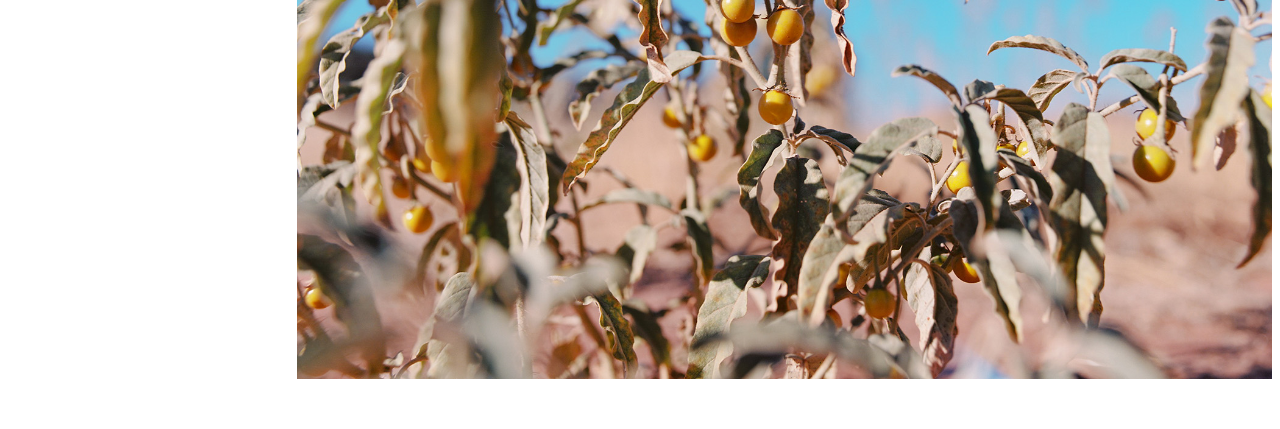
<file: docs/sedona.html>
<!DOCTYPE html>
<html lang="en">
<head>
	<meta charset="UTF-8">
	<meta name="viewport" content="width=device-width, initial-scale=1.0">
	<link rel="stylesheet" href="style.css">
	<link rel="stylesheet" href="https://fonts.googleapis.com/css2?family=Lora&family=Playfair+Display:ital,wght@1,500&display=swap">
	<link rel="shortcut icon" href="[data-uri]">
	<title>Logan Smith</title>
</head>
<body>
	<div class="navigation">
		<div class="navigation" style="font-family: 'Playfair Display', serif;">
		<h2><a href="index.html">Logan Smith</a></h2>
		<p>
			<a href="hometown.html">45 Miles East</a>
			<br>
			<a href="panache.html">Key West</a>
			<br>
			<a href="sedona.html">Sedona</a>
		</p>
		<p>
			<a href="info.html">Info</a>
		</p>
		</div>
	</div>
	<div class="main">
		<div class="content">
		<div class="content" style="font-family: 'Lora', serif; font-size:15px;">
<p>
	<img src="images/sedona/sedona_01.jpg" alt="Sedona 01">
</p>

<p>
	<center>Photos taken during a trip around the cities of Sedona and Jerome<center>
</p>

<p>
	<img src="images/sedona/sedona_02.jpg" alt="Sedona 02"><br><br>
	<img src="images/sedona/sedona_03.jpg" alt="Sedona 03"><br><br>
	<img src="images/sedona/sedona_04.jpg" alt="Sedona 04"><br><br>
	<img src="images/sedona/sedona_05.jpg" alt="Sedona 05"><br><br>
	<img src="images/sedona/sedona_06.jpg" alt="Sedona 06"><br><br>
	<img src="images/sedona/sedona_07.jpg" alt="Sedona 07"><br><br>
	<img src="images/sedona/sedona_08.jpg" alt="Sedona 08"><br>
</p>
			</div>
		</div>
	</div>
</body>
</html>
</file>
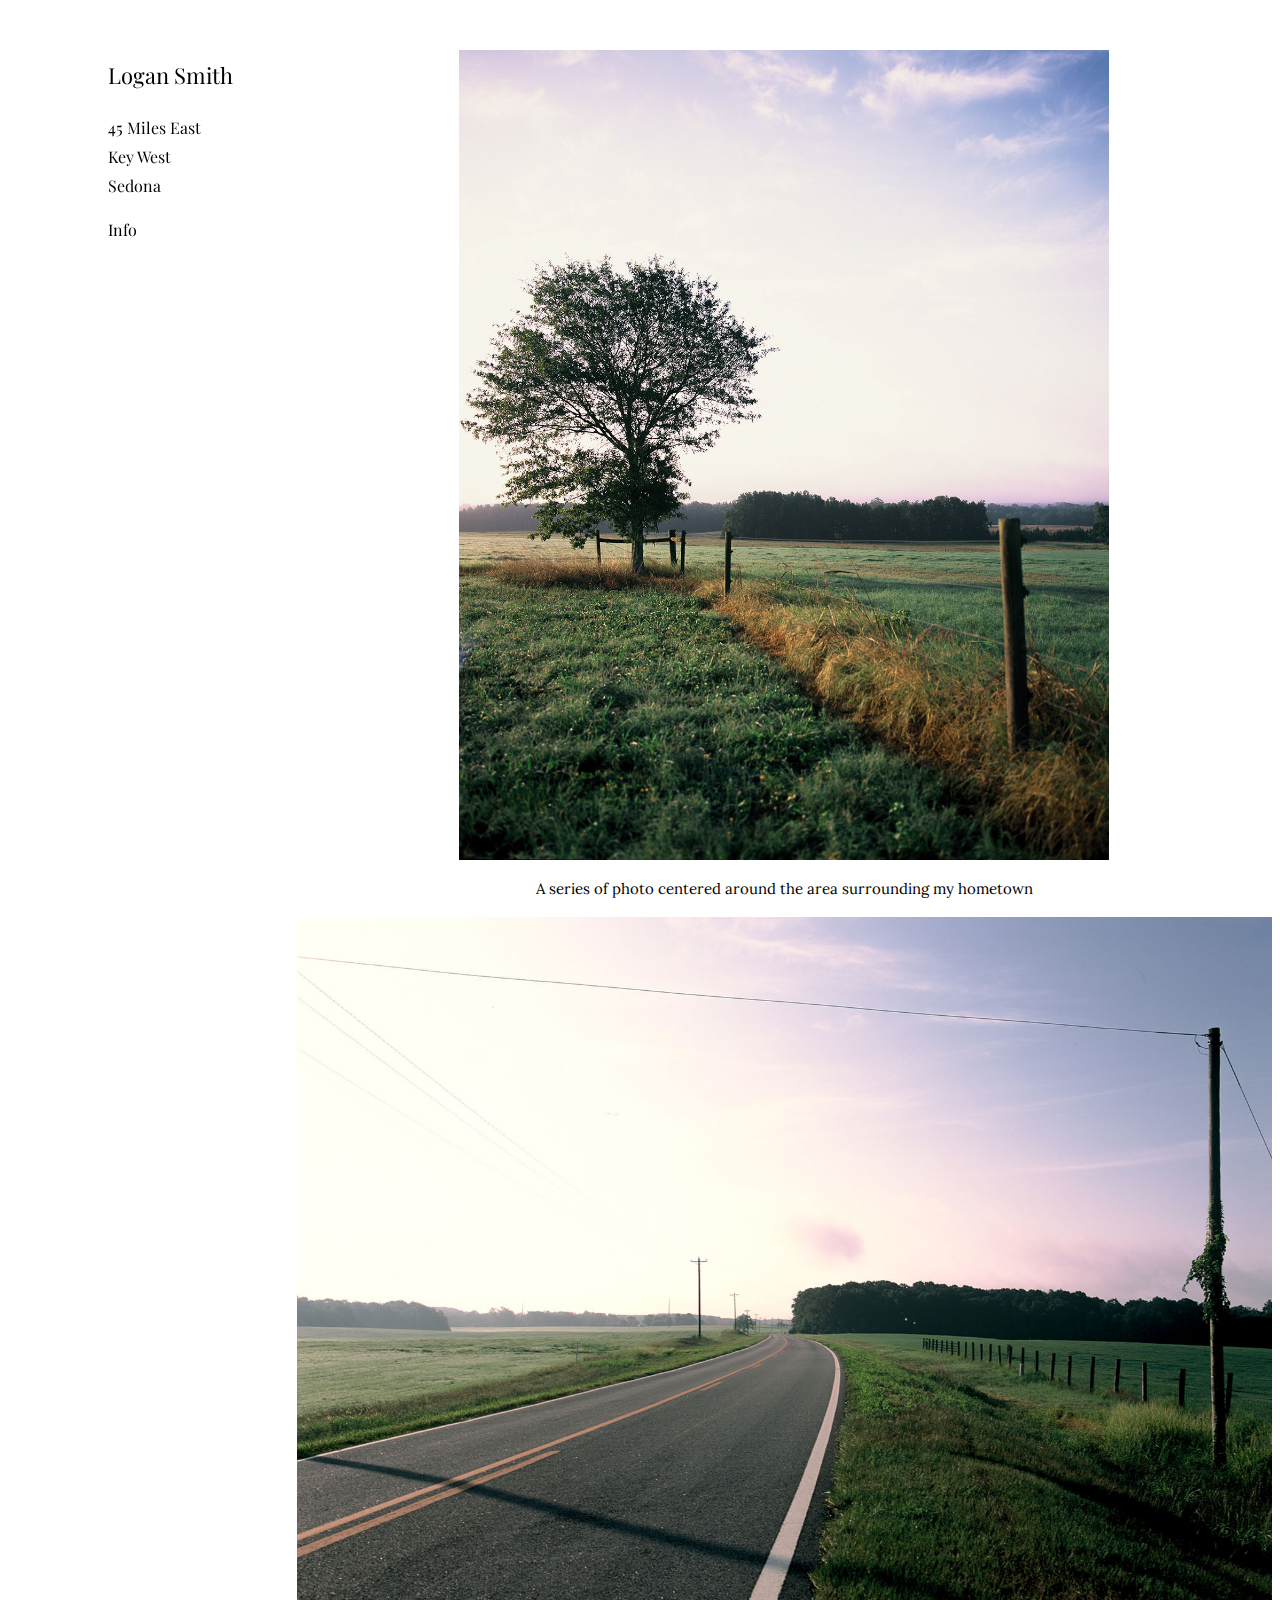
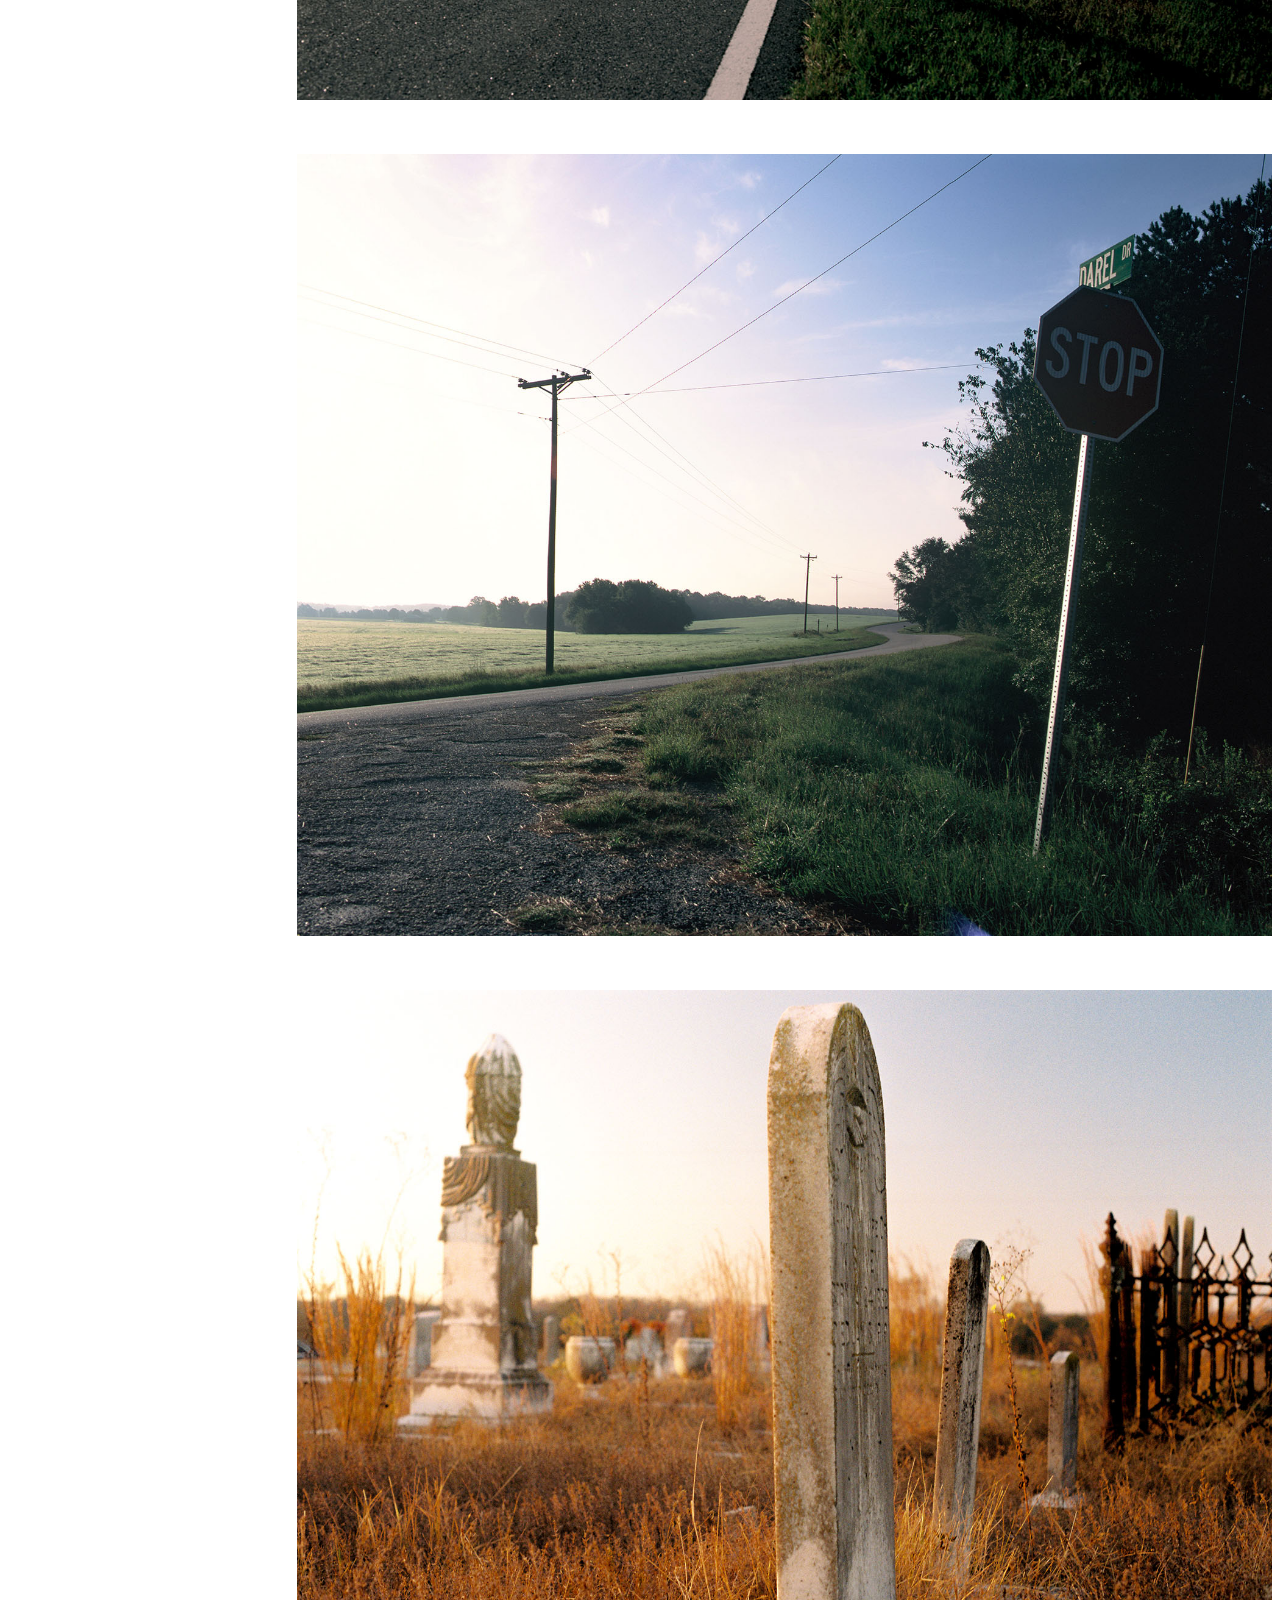
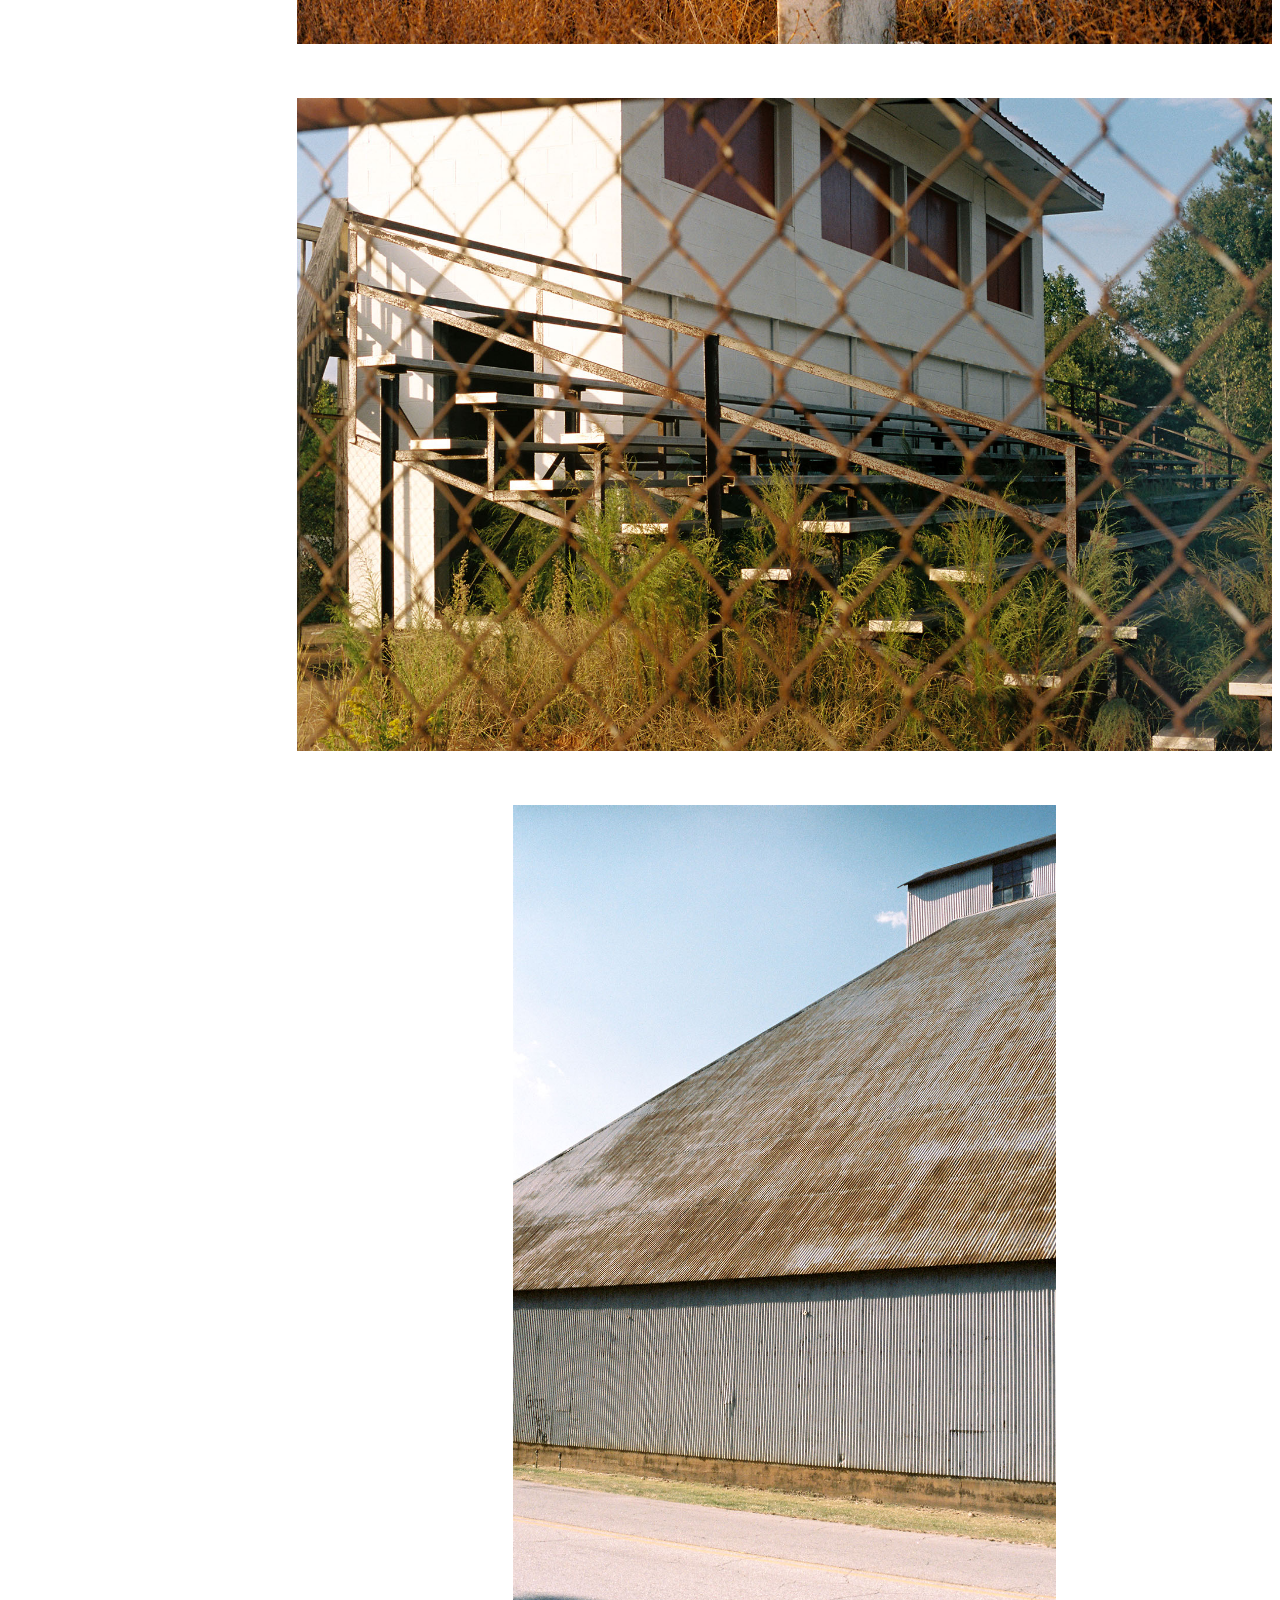
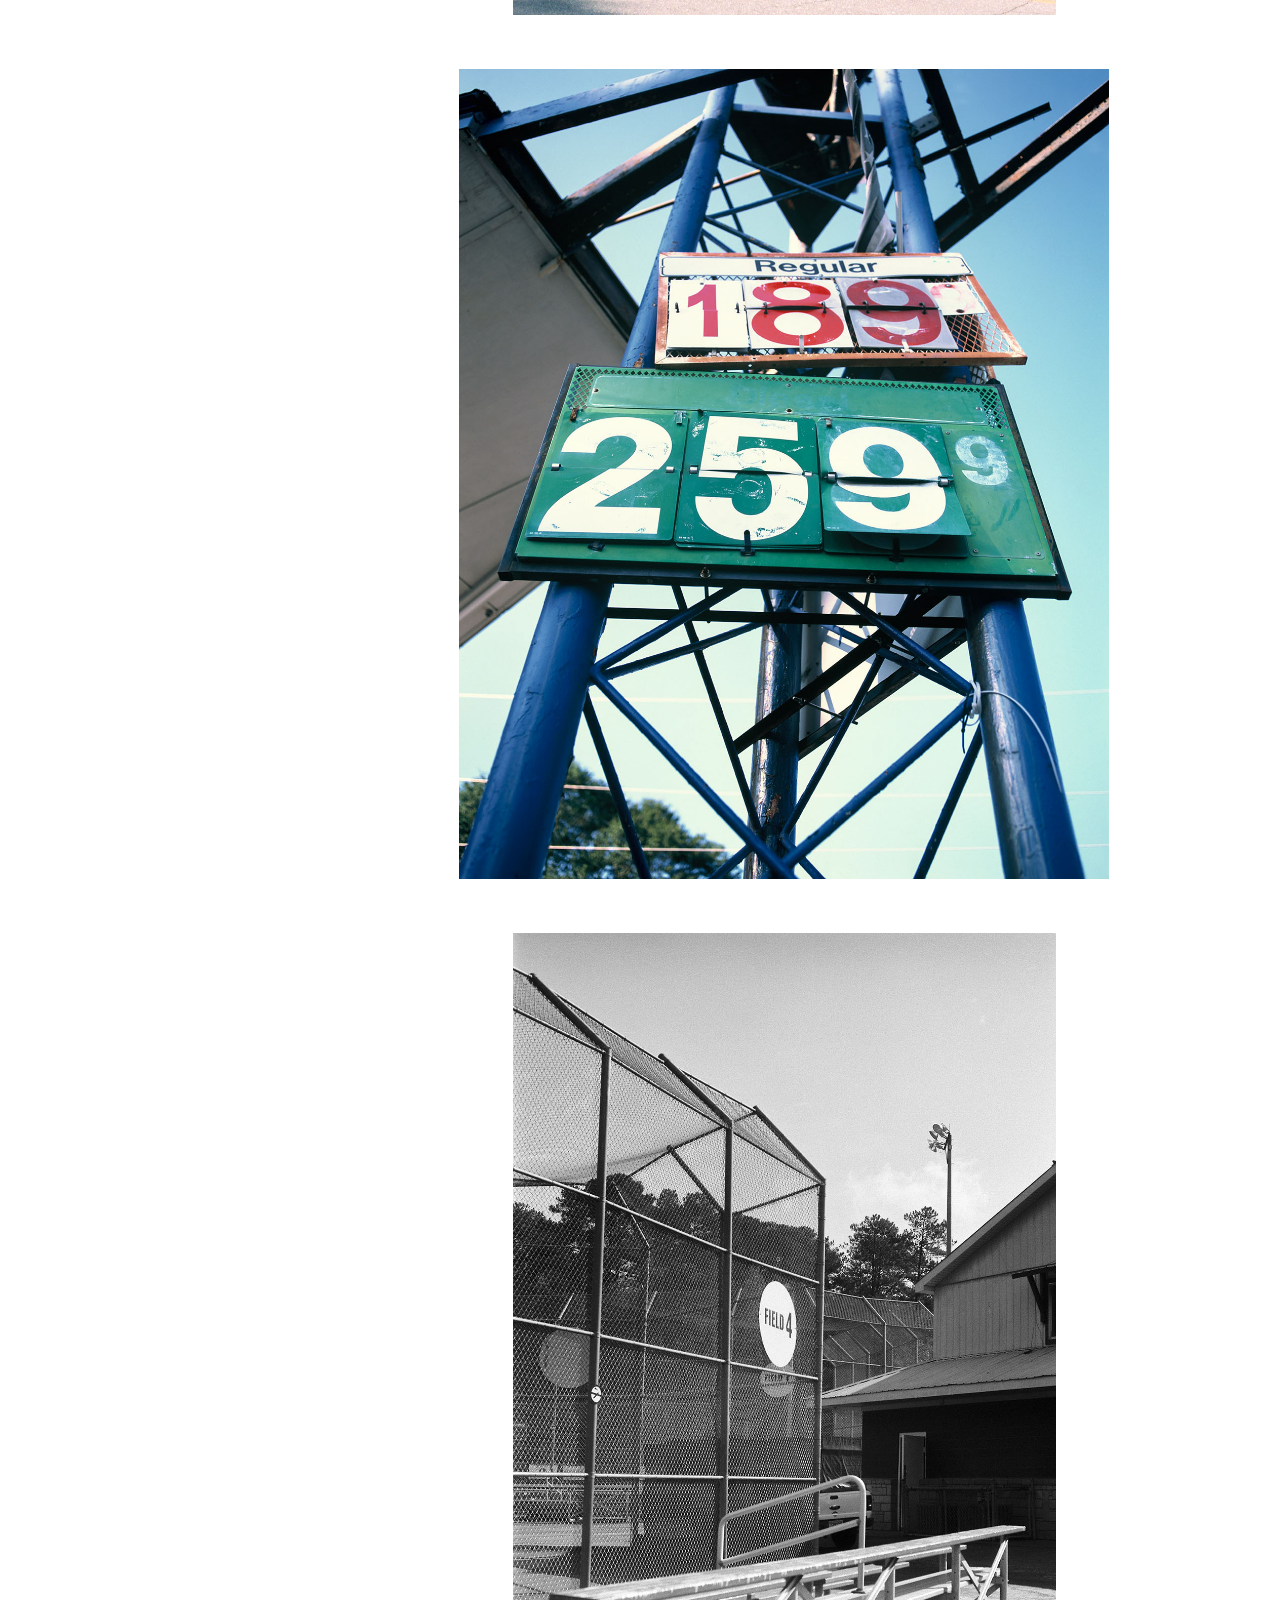
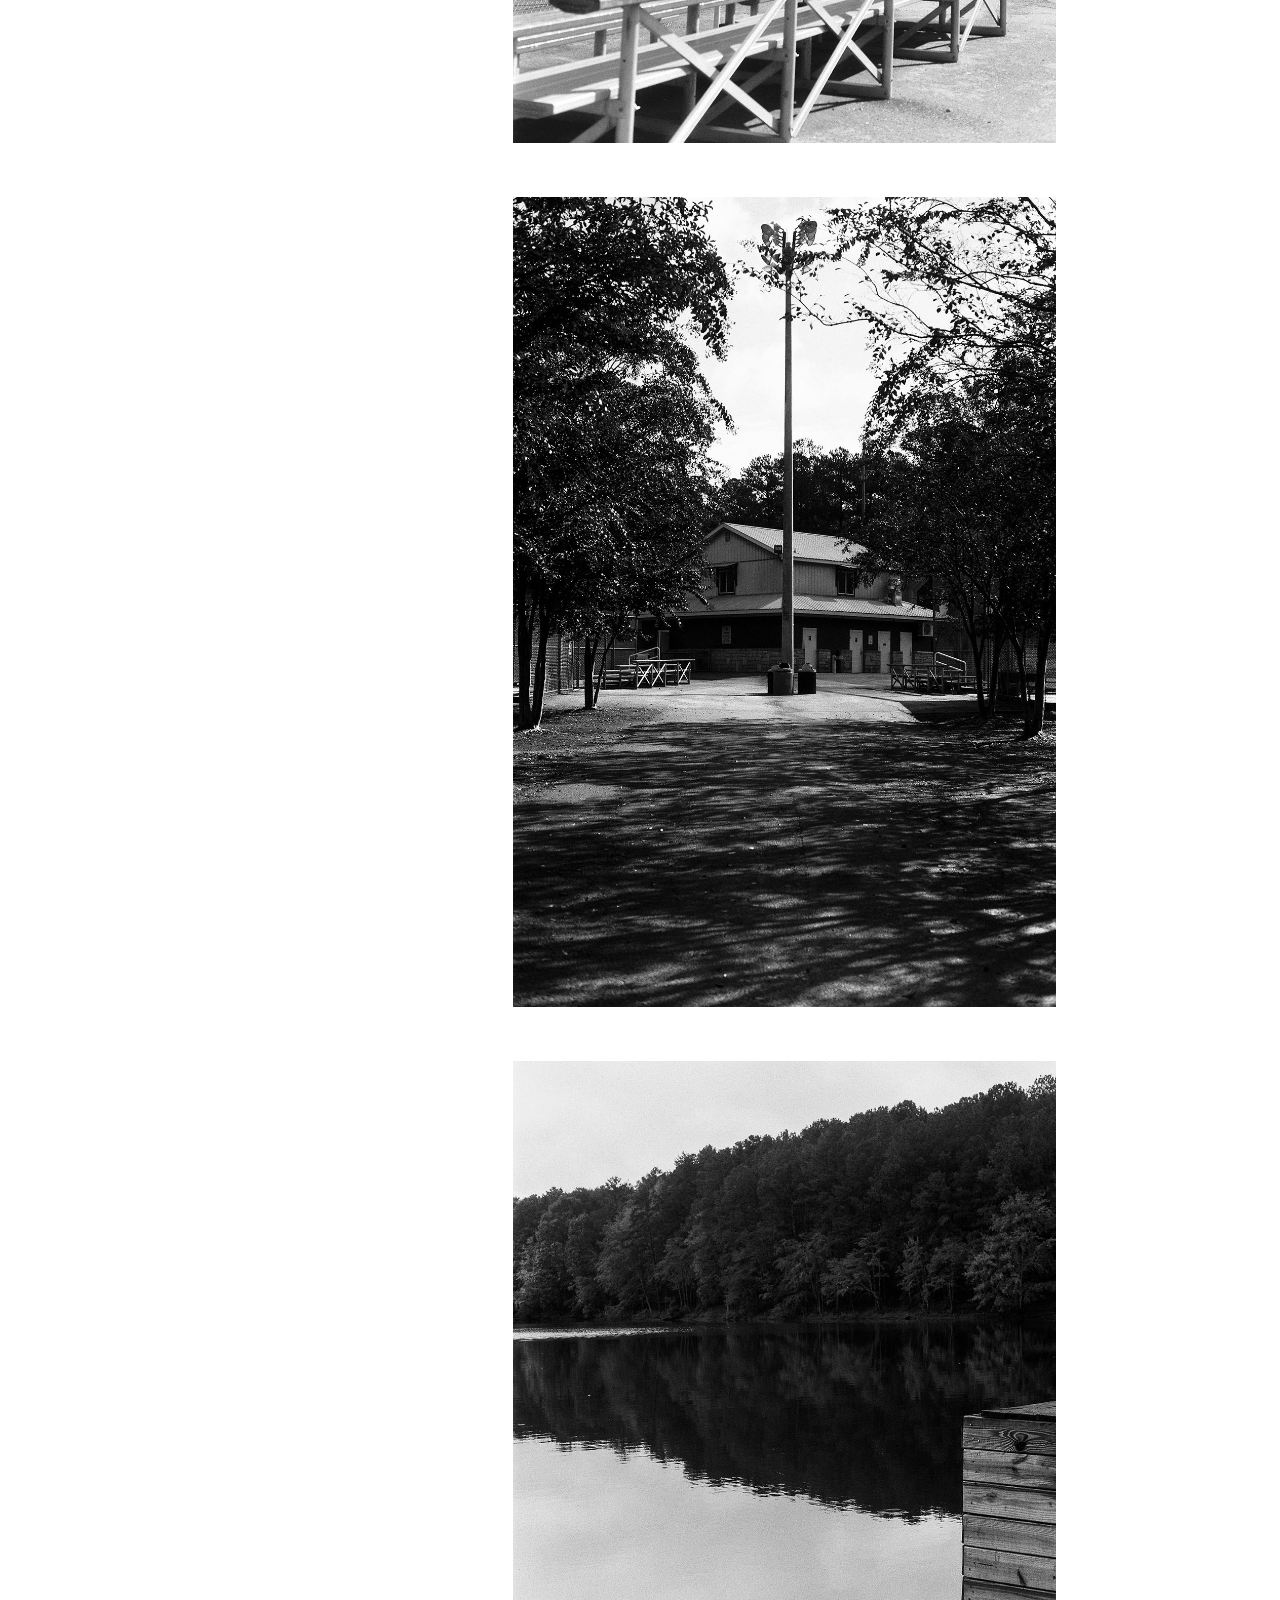
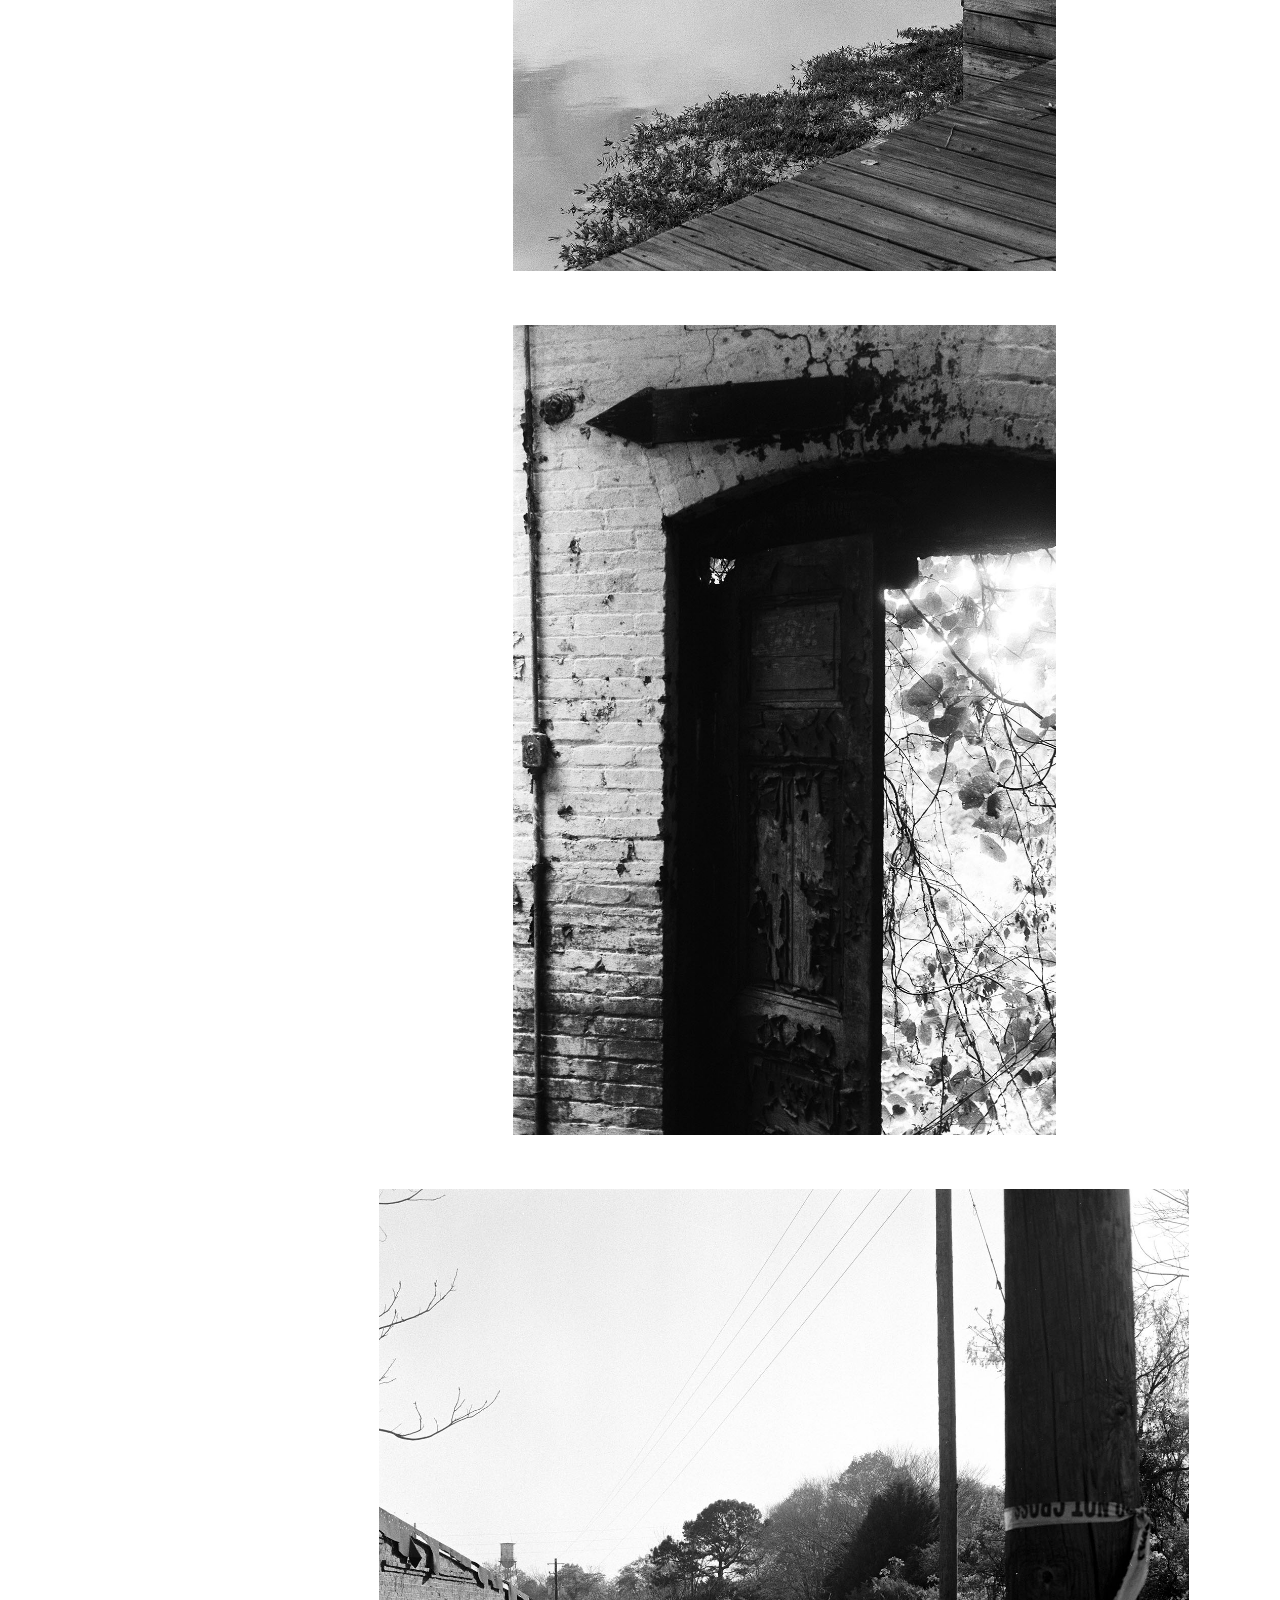
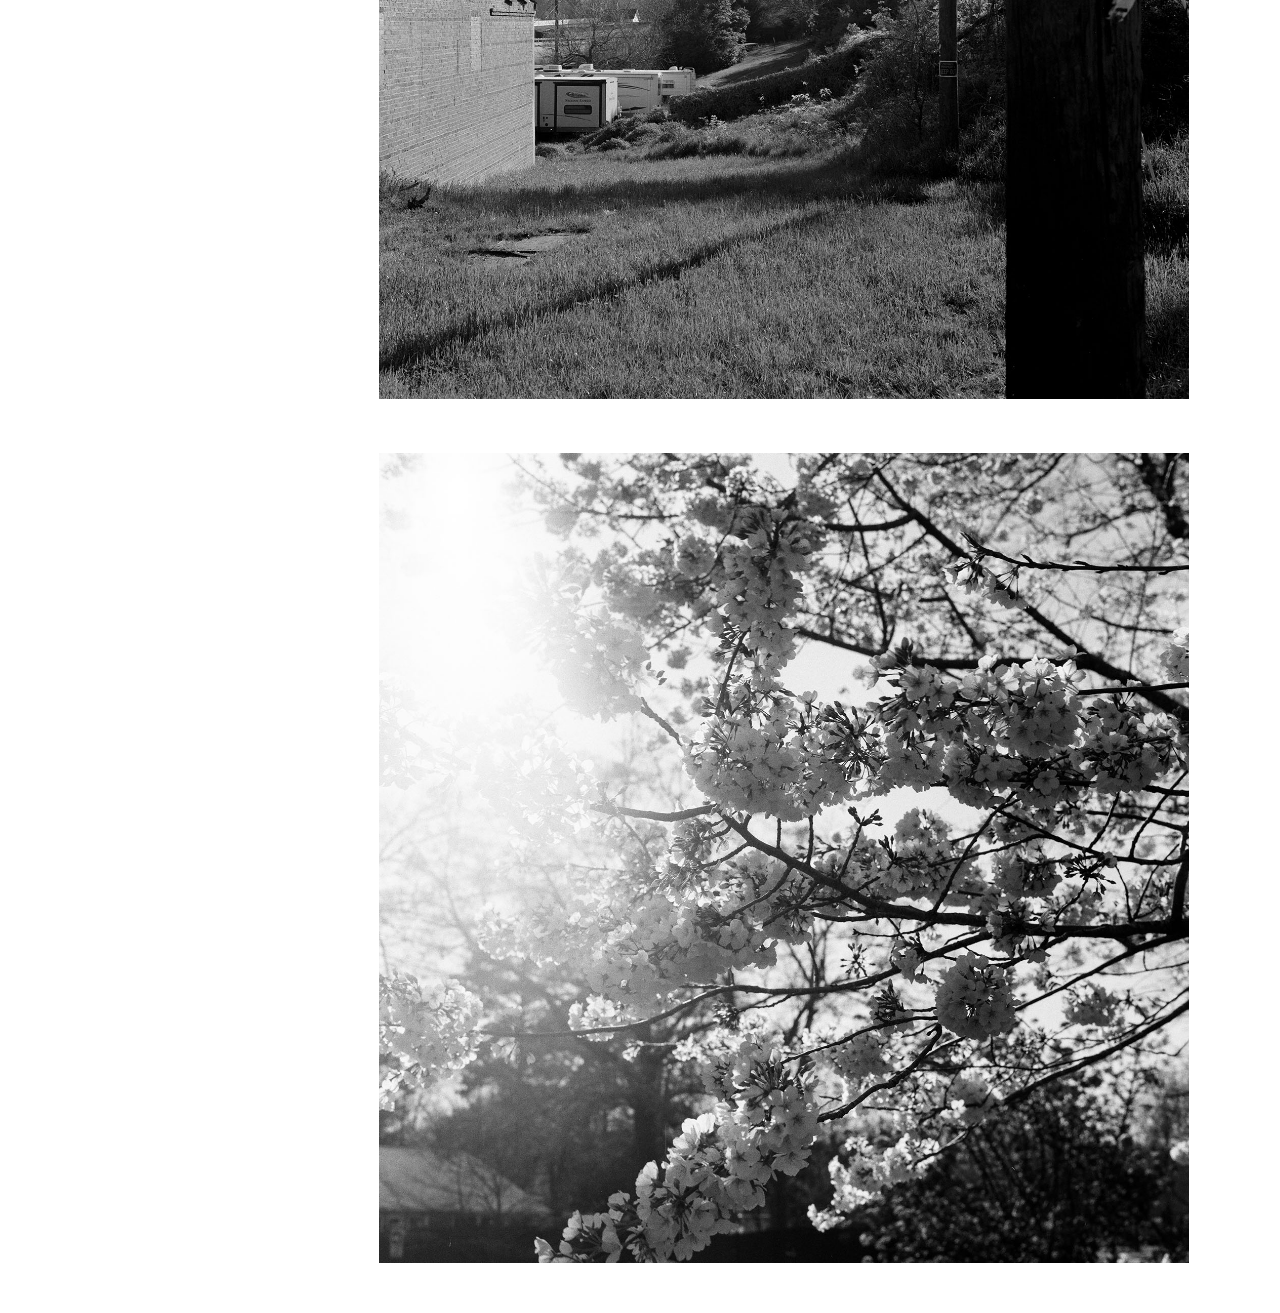
<file: docs/social_circle.html>
<!DOCTYPE html>
<html lang="en">
<head>
	<meta charset="UTF-8">
	<meta name="viewport" content="width=device-width, initial-scale=1.0">
	<link rel="stylesheet" href="style.css">
	<link rel="stylesheet" href="https://fonts.googleapis.com/css2?family=Lora&family=Playfair+Display:ital,wght@1,500&display=swap">
	<link rel="shortcut icon" href="[data-uri]">
	<title>Logan Smith</title>
</head>
<body>
	<div class="navigation">
	<div class="navigation" style="font-family: 'Playfair Display', serif;">
		<h2><a href="index.html">Logan Smith</a></h2>
		<p>
			<a href="social_circle.html">45 Miles East</a>
			<br>
			<a href="panache.html">Key West</a>
			<br>
			<a href="sedona.html">Sedona</a>
		</p>
		<p>
			<a href="info.html">Info</a>
		</p>
		</div>
	</div>
	<div class="main">
		<div class="content">
		<div class="content" style="font-family: 'Lora', serif; font-size:15px;">
			<p>
	<img src="images/social_circle/social_circle_01.jpg" alt="A Small Social Circle 01">
</p>

<p>
	<center>A series of photo centered around the area surrounding my hometown</center>
</p>

<p>
	<img src="images/social_circle/social_circle_02.jpg" alt="A Small Social Circle 02"><br><br>
	<img src="images/social_circle/social_circle_03.jpg" alt="A Small Social Circle 03"><br><br>
	<img src="images/social_circle/social_circle_04.jpg" alt="A Small Social Circle 04"><br><br>
	<img src="images/social_circle/social_circle_05.jpg" alt="A Small Social Circle 05"><br><br>
	<img src="images/social_circle/social_circle_06.jpg" alt="A Small Social Circle 06"><br><br>
	<img src="images/social_circle/social_circle_07.jpg" alt="A Small Social Circle 07"><br><br>
	<img src="images/social_circle/social_circle_08.jpg" alt="A Small Social Circle 08"><br><br>
	<img src="images/social_circle/social_circle_09.jpg" alt="A Small Social Circle 09"><br><br>
	<img src="images/social_circle/social_circle_10.jpg" alt="A Small Social Circle 10"><br><br>
	<img src="images/social_circle/social_circle_11.jpg" alt="A Small Social Circle 11"><br><br>
	<img src="images/social_circle/social_circle_12.jpg" alt="A Small Social Circle 12"><br><br>
	<img src="images/social_circle/social_circle_13.jpg" alt="A Small Social Circle 13"><br>
</p>
			</div>
		</div>
	</div>
</body>
</html>
</file>
<file: docs/style.css>
body {
	/*font-family: Times, serif;*/
	font-family: 'Lora', serif;
	font-family: 'Playfair Display', serif;
	font-size: 16px;
	line-height: 1.8;
}

h2 {
	font-size: 22px;
	font-weight: 400;
}

a {
	color: #000;
	text-decoration: underline;
}

a:hover {
	color: #555;
}

.navigation a {
	text-decoration: none;
}

img {
	max-width: 100%;
	max-height: 90vh;
	display: block;
	margin-left: auto;
	margin-right: auto;
}

.navigation {
	position: fixed;
	margin: 15px 0px 0px 50px;
}
.main {
	display: grid;
	grid-template-rows: auto;
	grid-template-columns: 18% auto;
}

.content {
	grid-column-start: 2;
	margin: 21px auto 0px 3%;
}

@media (max-width: 1000px) {
	.main {
		grid-template-rows: 20% auto;
		grid-template-columns: auto;
	}

	.navigation {
		position: relative;
		margin-left: 25px;
		margin-top: 25px;
	}

	.content {
		position: absolute;
		top: 160px;
		grid-row-start: 2;
		margin: 0px 25px 0px 25px;
	}
}
</file>
<file: style.css>
body {
	font-family: Times, serif;
	font-size: 14px;
	line-height: 1.3;
}

h2 {
	font-size: 18px;
	font-weight: 400;
}

a {
	color: #000;
	text-decoration: underline;
}

a:hover {
	color: #555;
}

.navigation a {
	text-decoration: none;
}

img {
	max-width: 100%;
	max-height: 90vh;
	display: block;
	margin-left: auto;
	margin-right: auto;
}

.navigation {
	position: fixed;
	margin: 15px 0px 0px 50px;
}
.main {
	display: grid;
	grid-template-rows: auto;
	grid-template-columns: 18% auto;
}

.content {
	grid-column-start: 2;
	margin: 21px auto 0px 3%;
}

@media (max-width: 1000px) {
	.main {
		grid-template-rows: 20% auto;
		grid-template-columns: auto;
	}

	.navigation {
		position: relative;
		margin-left: 25px;
		margin-top: 25px;
	}

	.content {
		position: absolute;
		top: 160px;
		grid-row-start: 2;
		margin: 0px 25px 0px 25px;
	}
}
</file>
